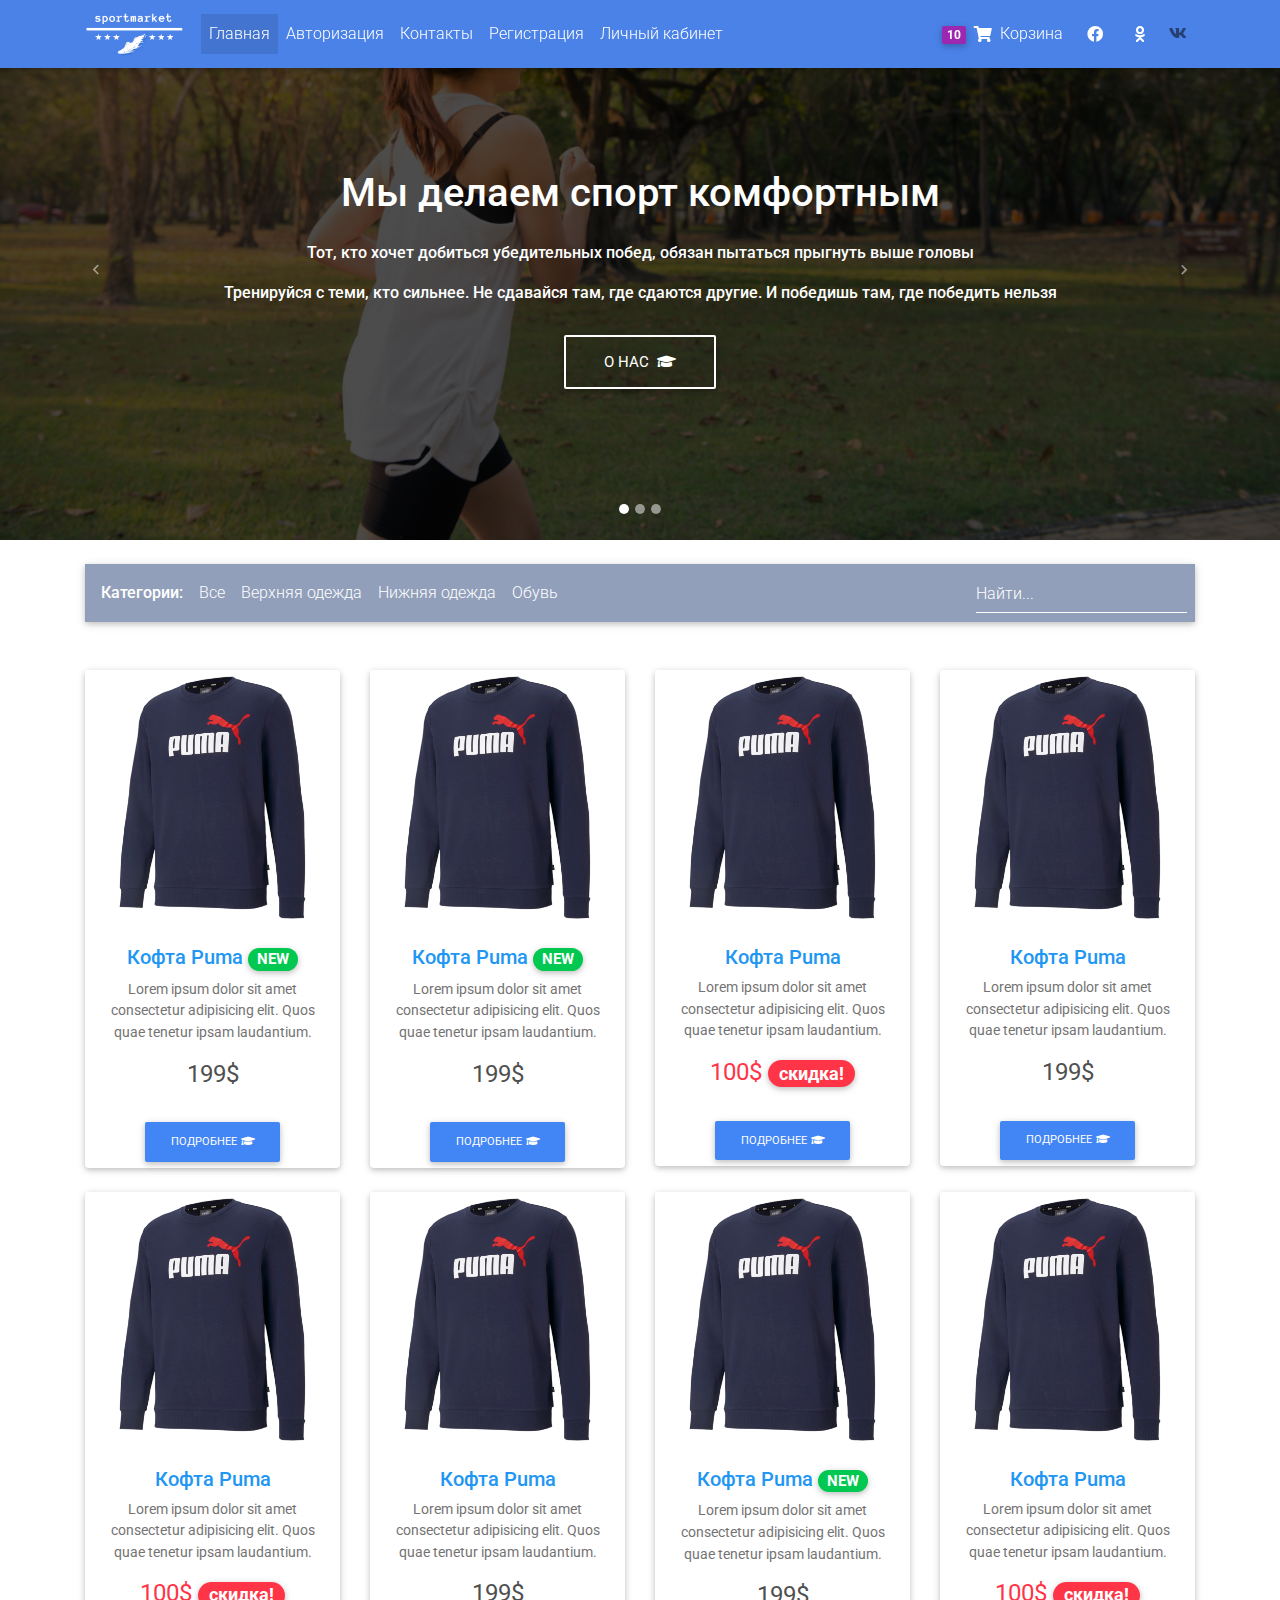
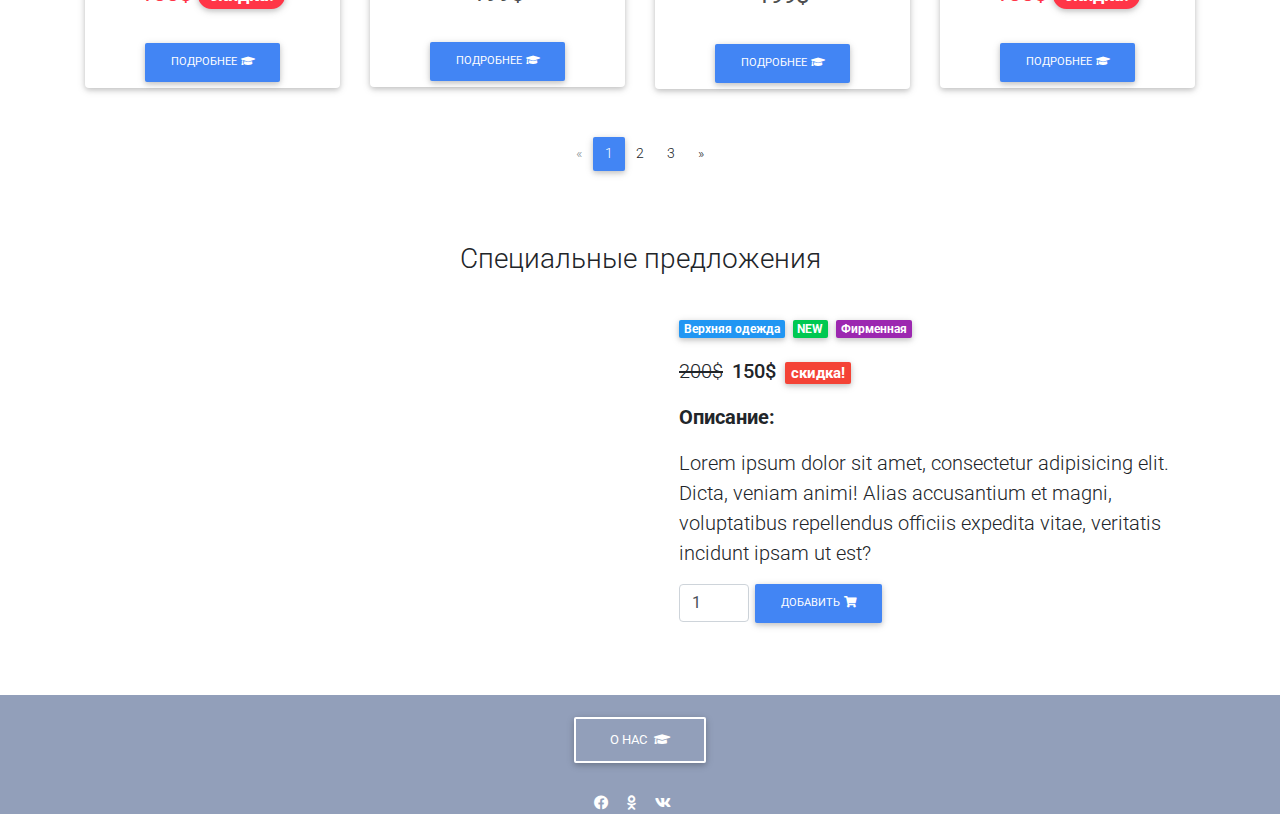
<file: index.html>
<!DOCTYPE html>
<html lang="en">
<head>
  <meta charset="UTF-8">
  <meta name="viewport" content="width=device-width, initial-scale=1, shrink-to-fit=no">
  <meta http-equiv="x-ua-compatible" content="ie=edge">
  <title>Sportmarket</title>
  <!-- MDB icon -->
  <link rel="icon" href="img/favicon-s.ico" type="image/x-icon">
  <!-- Font Awesome -->
  <link rel="stylesheet" href="https://use.fontawesome.com/releases/v5.11.2/css/all.css">
  <!-- Google Fonts Roboto -->
  <link rel="stylesheet" href="https://fonts.googleapis.com/css?family=Roboto:300,400,500,700&display=swap">
  <!-- Bootstrap core CSS -->
  <link rel="stylesheet" href="css/bootstrap.min.css">
  <!-- Material Design Bootstrap -->
  <link rel="stylesheet" href="css/mdb.min.css">
  <!-- Мои стили -->
  <link rel="stylesheet" href="css/style.css">
  <link rel="stylesheet" href="css/second.css">
  
</head>
<body>

 <!-- Панель навигации -->
 <nav class="navbar fixed-top navbar-expand-lg navbar-light white-text nav-bg scrolling-navbar">
  <div class="container ">
    
    <a href="#" class="navbar-brend waves-effect text-decoration-none mr-3">
     <img src="img/myimage/logo2.png" alt="logo" width="100">
    </a>
    <button class="navbar-toggler" type="button" data-toggle="collapse" data-target="#navbarNav" aria-controls="navbarNav" aria-expanded="false" aria-label="Toggle navigation">
    <span class="navbar-toggler-icon"></span>
  </button>
  <div class="collapse navbar-collapse" id="navbarNav">
    <ul class="navbar-nav mr-auto white-text">
      <li class="nav-item active">
       <a href="index.html" class="nav-link waves-effect white-text">Главная</a>
      </li>
      <li class="nav-item">
       <a href="login.html" class="nav-link waves-effect white-text">Авторизация</a>
      </li>
      <li class="nav-item">
       <a href="contact.html" class="nav-link waves-effect white-text">Контакты</a>
      </li>
      <li class="nav-item">
       <a href="register.html" class="nav-link waves-effect white-text">Регистрация</a>
      </li>
      <li class="nav-item">
       <a href="profile.html" class="nav-link waves-effect white-text">Личный кабинет</a>
      </li>
    </ul>
    <ul class="navbar-nav nav-flex-icons white-text">
      <li class="nav-item">
        <a href="cart.html" class="nav-link waves-effect">
          <span class="badge purple z-depth-1 ">10</span>
          <li class="fa fa-shopping-cart mt-auto mb-auto"></li>
          <span class="clearfix d-none d-sm-inline-block white-text">Корзина</span>
        </a>
      </li>
      <li class="nav-item">
        <a href="#" class="nav-link waves-effect">
        
          <li class="fab fa-facebook mt-auto mb-auto"></li>
          
         
        </a>
      </li>
      <li class="nav-item">
        <a href="#" class="nav-link waves-effect">
        
          <li class="fab fa-odnoklassniki mt-auto mb-auto"></li>
          
         
        </a>
      </li>
       <a href="https://vk.com/public217209155" class="nav-link  waves-effect">
        
          <li class="fab fa-vk mt-auto mb-auto"></li>
          
         
        </a>
      </li>
     
     
    </ul>
  </div>
  </div>

</nav>

<!-- Слайдер -->
<div id="carousel-ex" class="carousel slide pt-4 carousel-fade" data-ride="carousel">
  <ol class="carousel-indicators">
    <li class="active" data-target="#carousel-ex" data-slide-to="0"></li>
    <li data-target="#carousel-ex" data-slide-to="1"></li>
    <li data-target="#carousel-ex" data-slide-to="2"></li>
  </ol>
    <div class="carousel-inner" role="listbox">
        <div class="carousel-item active">
            <div class="view slide-img">
              <div class="mask rgba-black-strong d-flex justify-content-center align-items-center">
                <div class="text-center white-text mx-5 wow fadeIn">
                  <h1 class="mb-4">
                    <strong>Мы делаем спорт комфортным</strong>
                  </h1>
                  <p>
                    <strong>Тот, кто хочет добиться убедительных побед, обязан пытаться прыгнуть выше головы</strong>
                  </p>
                  <p class="d-none d-md-block mb-4">
                    <strong>Тренируйся с теми, кто сильнее. Не сдавайся там, где сдаются другие. И победишь там, где победить нельзя</strong>
                  </p>
                  <a href="contact.html" class="btn btn-outline-white btn-lg">О нас  <i class="fa fa-graduation-cap ml-1"></i></a>
                </div>
              </div>
            </div>
        </div>
    </div>
    <a class="carousel-control-prev" href="#" role="button" data-slide="prev">
      <span class="carousel-control-prev-icon" aria-hidden="true"></span>
      <span class="sr-only">Previous</span>
    </a>
    <a class="carousel-control-next" href="#" role="button" data-slide="next">
      <span class="carousel-control-next-icon" aria-hidden="true"></span>
      <span class="sr-only">Next</span>
    </a>
</div>

<!-- Секция с товарами -->
<main>
  <div class="container">
    <nav class="navbar navbar-expand-lg navbar-dark mdb-color mt-4 mb-5 lighten-3 white-text">
        <span class="navbar-brend mr-2"><strong> Категории:</strong></span>
        <button class="navbar-toggler" type="button" data-toggle="collapse" data-target="#nextNav" aria-controls="nextNav" aria-expanded="false" aria-label="Toggle navigation">
          <span class="navbar-toggler-icon"></span>
        </button>
        <div class="collapse navbar-collapse" id="nextNav">
          <ul class="navbar-nav mr-auto">
            <li class="nav-item">
              <a href="#" class="nav-link">Все</a>
            </li>
            <li class="nav-item">
              <a href="#" class="nav-link">Верхняя одежда</a>
            </li>
            <li class="nav-item">
              <a href="#" class="nav-link">Нижняя одежда</a>
            </li>
            <li class="nav-item">
              <a href="#" class="nav-link">Обувь</a>
            </li>
          </ul>
          <form  class="form-inlin">
          
          
            <div class="md-form my-0">
              <input type="search" class="form-control mr-sm-0 " placeholder="Найти..." aria-label="Search">
            
            
          
            </div>
          </form>
        </div>
    </nav>
    <!-- сами товары -->
    <section class="text-center mb-4">
      <div class="row wow fadeIn">
        <div class="col-lg-3 col-md-6 mb-4">
          <div class="card">
            <div class="view overlay">
              <img class="card-img-top "  src="img/myimage/products/sweater.jpg" alt="product">
            </div>
            <a href="#">
              <div class="mask rgba-white-slight">
                
              </div>
            </a>
            <div class="card-body text-center">
              <h5>
                <a href="product.html" class="blue-text">
                  <strong>Кофта Puma</strong> 
                  <span class="badge badge-pill success-color">NEW</span>
                </a>
              </h5>
              <p class="card-text">Lorem ipsum dolor sit amet consectetur adipisicing elit. Quos quae tenetur ipsam laudantium.</p>
              <h4 class="font-wight-bold dark-grey-text">199$</h4>
            </div>
            
            <form class="d-flex justify-content-center">
              
              <a href="product.html" class="btn btn-primary btn-md  p">
                  Подробнее<li class="fa fa-graduation-cap ml-1"></li>
              </a>
          </form>
          </div>
        
        </div>
        <div class="col-lg-3 col-md-6 mb-4">
          <div class="card">
            <div class="view overlay">
              <img class="card-img-top "  src="img/myimage/products/sweater.jpg" alt="product">
            </div>
            <a href="#">
              <div class="mask rgba-white-slight">
                
              </div>
            </a>
            <div class="card-body text-center">
              <h5>
                <a href="product.html" class="blue-text">
                  <strong>Кофта Puma</strong> 
                  <span class="badge badge-pill success-color">NEW</span>
                </a>
              </h5>
              <p class="card-text">Lorem ipsum dolor sit amet consectetur adipisicing elit. Quos quae tenetur ipsam laudantium.</p>
              <h4 class="font-wight-bold dark-grey-text">199$</h4>
            </div>
            <form class="d-flex justify-content-center">
              
              <a href="product.html" class="btn btn-primary btn-md  p">
                  Подробнее<li class="fa fa-graduation-cap ml-1"></li>
              </a>
          </form>
          </div>
        
        </div>
        <div class="col-lg-3 col-md-6 mb-4">
          <div class="card">
            <div class="view overlay">
              <img class="card-img-top "  src="img/myimage/products/sweater.jpg" alt="product">
            </div>
            <a href="#">
              <div class="mask rgba-white-slight">
                
              </div>
            </a>
            <div class="card-body text-center">
              <h5>
                <a href="product.html" class="blue-text">
                  <strong>Кофта Puma</strong> 
                
                </a>
              </h5>
              <p class="card-text">Lorem ipsum dolor sit amet consectetur adipisicing elit. Quos quae tenetur ipsam laudantium.</p>
              <h4 class="font-wight-bold text-danger">100$ <span class="badge badge-pill danger-color">скидка!</span></h4>
           
            </div>
            <form class="d-flex justify-content-center">
              
              <a href="product.html" class="btn btn-primary btn-md  p">
                  Подробнее<li class="fa fa-graduation-cap ml-1"></li>
              </a>
          </form>
          </div>
        
        </div>
        <div class="col-lg-3 col-md-6 mb-4">
          <div class="card">
            <div class="view overlay">
              <img class="card-img-top "  src="img/myimage/products/sweater.jpg" alt="product">
            </div>
            <a href="#">
              <div class="mask rgba-white-slight">
                
              </div>
            </a>
            <div class="card-body text-center">
              <h5>
                <a href="product.html" class="blue-text">
                  <strong>Кофта Puma</strong> 
                  
                </a>
              </h5>
              <p class="card-text">Lorem ipsum dolor sit amet consectetur adipisicing elit. Quos quae tenetur ipsam laudantium.</p>
              <h4 class="font-wight-bold dark-grey-text">199$</h4>
            </div>
            <form class="d-flex justify-content-center">
              
              <a href="product.html" class="btn btn-primary btn-md  p">
                  Подробнее<li class="fa fa-graduation-cap ml-1"></li>
              </a>
          </form>
          </div>
        
        </div>
      </div>

      <div class="row wow fadeIn">
        <div class="col-lg-3 col-md-6 mb-4">
          <div class="card">
            <div class="view overlay">
              <img class="card-img-top "  src="img/myimage/products/sweater.jpg" alt="product">
            </div>
            <a href="#">
              <div class="mask rgba-white-slight">
                
              </div>
            </a>
            <div class="card-body text-center">
              <h5>
                <a href="product.html" class="blue-text">
                  <strong>Кофта Puma</strong> 
                
                </a>
              </h5>
              <p class="card-text">Lorem ipsum dolor sit amet consectetur adipisicing elit. Quos quae tenetur ipsam laudantium.</p>
              <h4 class="font-wight-bold text-danger">100$ <span class="badge badge-pill danger-color">скидка!</span></h4>
           
            </div>
            <form class="d-flex justify-content-center">
              
              <a href="product.html" class="btn btn-primary btn-md  p">
                  Подробнее<li class="fa fa-graduation-cap ml-1"></li>
              </a>
          </form>
          </div>
        
        </div>
        <div class="col-lg-3 col-md-6 mb-4">
          <div class="card">
            <div class="view overlay">
              <img class="card-img-top "  src="img/myimage/products/sweater.jpg" alt="product">
            </div>
            <a href="#">
              <div class="mask rgba-white-slight">
                
              </div>
            </a>
            <div class="card-body text-center">
              <h5>
                <a href="product.html" class="blue-text">
                  <strong>Кофта Puma</strong> 
                  
                </a>
              </h5>
              <p class="card-text">Lorem ipsum dolor sit amet consectetur adipisicing elit. Quos quae tenetur ipsam laudantium.</p>
              <h4 class="font-wight-bold dark-grey-text">199$</h4>
            </div>
            <form class="d-flex justify-content-center">
              
              <a href="product.html" class="btn btn-primary btn-md  p">
                  Подробнее<li class="fa fa-graduation-cap ml-1"></li>
              </a>
          </form>
          </div>
        
        </div>
        <div class="col-lg-3 col-md-6 mb-4">
          <div class="card">
            <div class="view overlay">
              <img class="card-img-top "  src="img/myimage/products/sweater.jpg" alt="product">
            </div>
            <a href="#">
              <div class="mask rgba-white-slight">
                
              </div>
            </a>
            <div class="card-body text-center">
              <h5>
                <a href="product.html" class="blue-text">
                  <strong>Кофта Puma</strong> 
                  <span class="badge badge-pill success-color">NEW</span>
                </a>
              </h5>
              <p class="card-text">Lorem ipsum dolor sit amet consectetur adipisicing elit. Quos quae tenetur ipsam laudantium.</p>
              <h4 class="font-wight-bold dark-grey-text">199$</h4>
            </div>
            <form class="d-flex justify-content-center">
              
              <a href="product.html" class="btn btn-primary btn-md  p">
                  Подробнее<li class="fa fa-graduation-cap ml-1"></li>
              </a>
          </form>
          </div>
        
        </div>
        <div class="col-lg-3 col-md-6 mb-4">
          <div class="card">
            <div class="view overlay">
              <img class="card-img-top "  src="img/myimage/products/sweater.jpg" alt="product">
            </div>
            <a href="#">
              <div class="mask rgba-white-slight">
                
              </div>
            </a>
            <div class="card-body text-center">
              <h5>
                <a href="product.html" class="blue-text">
                  <strong>Кофта Puma</strong> 
                
                </a>
              </h5>
              <p class="card-text">Lorem ipsum dolor sit amet consectetur adipisicing elit. Quos quae tenetur ipsam laudantium.</p>
              <h4 class="font-wight-bold text-danger">100$ <span class="badge badge-pill danger-color">скидка!</span></h4>
           
            </div>
            <form class="d-flex justify-content-center">
              
              <a href="product.html" class="btn btn-primary btn-md  p">
                  Подробнее<li class="fa fa-graduation-cap ml-1"></li>
              </a>
          </form>
          </div>
        
        </div>
      </div>
    </section>

    <!-- пагинация -->
    <nav class="d-flex justify-content-center wow fadeIn">
      <ul class="pagination pg-blue">
        <li class="page-item disabled">
          <a href="#" class="page-link" aria-label="prev">
            <span aria-hidden="true">&laquo;</span>
          </a>
        </li>
        <li class="page-item active">
          <a href="#" class="page-link" aria-label="prev">
            <span aria-hidden="true">1</span>
          </a>
        </li>
        <li class="page-item">
          <a href="#" class="page-link" aria-label="prev">
            <span aria-hidden="true">2</span>
          </a>
        </li>
        <li class="page-item">
          <a href="#" class="page-link" aria-label="prev">
            <span aria-hidden="true">3</span>
          </a>
        </li>
        <li class="page-item">
          <a href="#" class="page-link" aria-label="next">
            <span aria-hidden="true">&raquo;</span>
          </a>
        </li>
      </ul>
    </nav>
    <!-- Акции -->
    <section class="mt-5">
      <h3 class="text-center mb-3">Специальные предложения</h3>
    <div class="row wow fadeIn">
      <div class="col-md-6 mb-4">
          <div class="embed-responsive embed-responsive-16by9">
  <iframe width="560" height="315" src="https://www.youtube.com/embed/G1NR97-Fg28" title="YouTube video player" frameborder="0" allow="accelerometer; autoplay; clipboard-write; encrypted-media; gyroscope; picture-in-picture" allowfullscreen></iframe> 
</div>
      </div>
      <div class="col-md-6 mb-4">
          <div class="p-4">
              <div class="mb-3">
                  <a href="#">
                      <span class="badge blue mr-1">Верхняя одежда</span>
                  </a>
                  <a href="#">
                      <span class="badge success-color mr-1">NEW</span>
                  </a>
                  <a href="#">
                      <span class="badge purple mr-1">Фирменная</span>
                  </a>
                  
              </div>
              <p class="lead">
                  <span class="mr-1">
                     <del>200$</del> 
                  </span>
                  <span class="mr-1">
                      <strong>150$ <span class="badge red ml-1">скидка!</span></strong> 
                   </span>
              </p>
              <p class="lead font-weight-bold">Описание:</p>
              <p class="lead">Lorem ipsum dolor sit amet, consectetur adipisicing elit. Dicta, veniam animi! Alias accusantium et magni, voluptatibus repellendus officiis expedita vitae, veritatis incidunt ipsam ut est?</p>
              <form class="d-flex justify-content-left">
                  <input type="number" value="1" aria-label="Search" class="form-control form-w">
                  <a href="cart.html" class="btn btn-primary btn-md my-0 p">
                      Добавить<li class="fa fa-shopping-cart ml-1"></li>
                  </a>
              </form>
          </div>
      </div>
  </div>
</section>
  </div>
</main>

<!-- Футер -->
  <footer class="page-footer text-center font-small mt-4 wow fadeIn">
    <div class="pt-3">
     
      <a href="contact.html" class="btn btn-outline-white ">О нас  <i class="fa fa-graduation-cap ml-1"></i></a>
    </div>
   
    <div class="my-4">
    <a href="#">
      <li class="fab fa-facebook mr-3"></li>
    </a>
    <a href="#">
      <li class="fab fa-odnoklassniki  mr-3"></li>
    </a>
    <a href="https://vk.com/public217209155">
      <li class="fab fa-vk mr-3"></li>
    </a>
  </div>
 
   
  </footer>

  <!-- jQuery -->
  <script type="text/javascript" src="js/jquery.min.js"></script>
  <!-- Bootstrap tooltips -->
  <script type="text/javascript" src="js/popper.min.js"></script>
  <!-- Bootstrap core JavaScript -->
  <script type="text/javascript" src="js/bootstrap.min.js"></script>
  <!-- MDB core JavaScript -->
  <script type="text/javascript" src="js/mdb.min.js"></script>
 

</body>
</html>
</file>
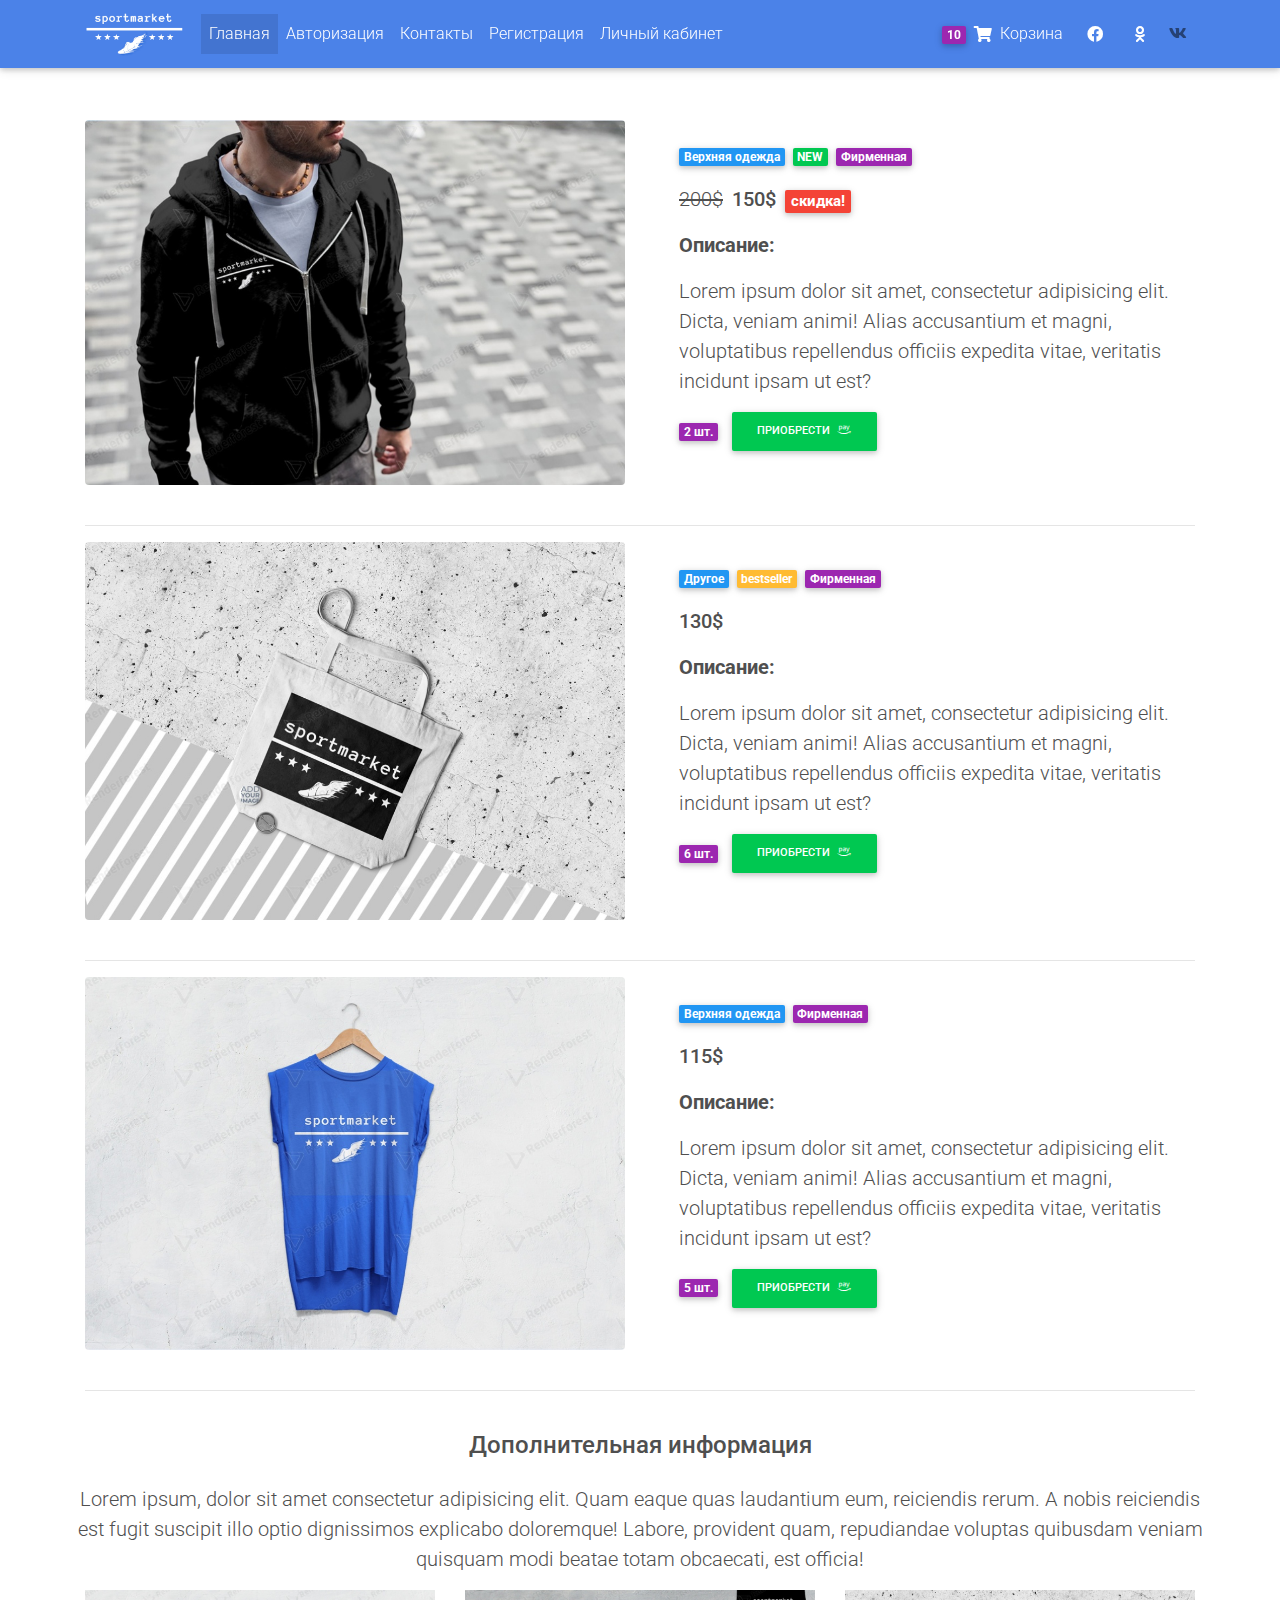
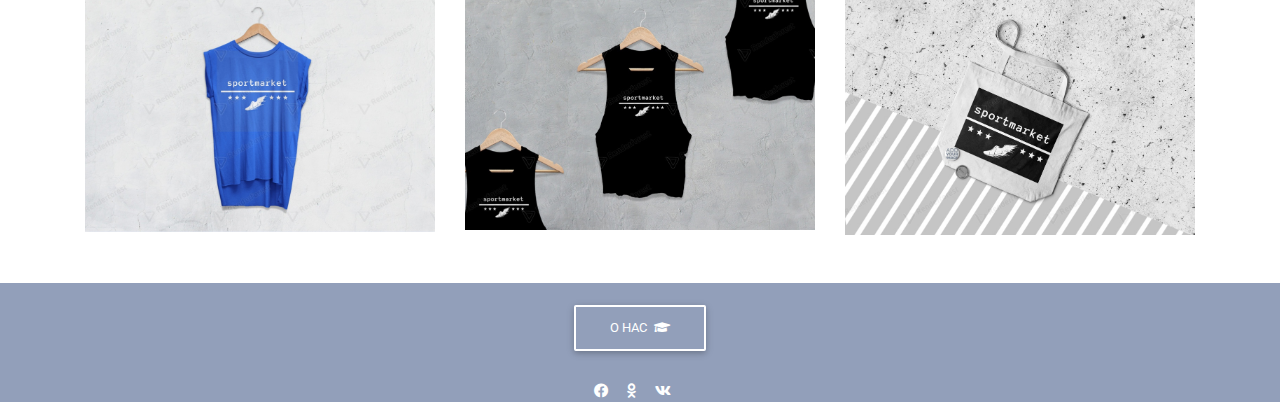
<file: cart.html>
<!DOCTYPE html>
<html lang="en">
<head>
  <meta charset="UTF-8">
  <meta name="viewport" content="width=device-width, initial-scale=1, shrink-to-fit=no">
  <meta http-equiv="x-ua-compatible" content="ie=edge">
  <title>Sportmarket</title>
  <!-- MDB icon -->
  <link rel="icon" href="img/favicon-s.ico" type="image/x-icon">
  <!-- Font Awesome -->
  <link rel="stylesheet" href="https://use.fontawesome.com/releases/v5.11.2/css/all.css">
  <!-- Google Fonts Roboto -->
  <link rel="stylesheet" href="https://fonts.googleapis.com/css?family=Roboto:300,400,500,700&display=swap">
  <!-- Bootstrap core CSS -->
  <link rel="stylesheet" href="css/bootstrap.min.css">
  <!-- Material Design Bootstrap -->
  <link rel="stylesheet" href="css/mdb.min.css">
  <!-- Мои стили -->
  <link rel="stylesheet" href="css/style.css">
  <link rel="stylesheet" href="css/second.css">
</head>
<body>

 <!-- Панель навигации -->
 <nav class="navbar fixed-top navbar-expand-lg navbar-light white-text nav-bg scrolling-navbar">
    <div class="container ">
      
      <a href="#" class="navbar-brend waves-effect text-decoration-none mr-3">
       <img src="img/myimage/logo2.png" alt="logo" width="100">
      </a>
      <button class="navbar-toggler" type="button" data-toggle="collapse" data-target="#navbarNav" aria-controls="navbarNav" aria-expanded="false" aria-label="Toggle navigation">
      <span class="navbar-toggler-icon"></span>
    </button>
    <div class="collapse navbar-collapse" id="navbarNav">
      <ul class="navbar-nav mr-auto white-text">
        <li class="nav-item active">
         <a href="index.html" class="nav-link waves-effect white-text">Главная</a>
        </li>
        <li class="nav-item">
         <a href="login.html" class="nav-link waves-effect white-text">Авторизация</a>
        </li>
        <li class="nav-item">
         <a href="contact.html" class="nav-link waves-effect white-text">Контакты</a>
        </li>
        <li class="nav-item">
         <a href="register.html" class="nav-link waves-effect white-text">Регистрация</a>
        </li>
        <li class="nav-item">
         <a href="profile.html" class="nav-link waves-effect white-text">Личный кабинет</a>
        </li>
      </ul>
      <ul class="navbar-nav nav-flex-icons white-text">
        <li class="nav-item">
          <a href="cart.html" class="nav-link waves-effect">
            <span class="badge purple z-depth-1 ">10</span>
            <li class="fa fa-shopping-cart mt-auto mb-auto"></li>
            <span class="clearfix d-none d-sm-inline-block white-text">Корзина</span>
          </a>
        </li>
        <li class="nav-item">
          <a href="#" class="nav-link waves-effect">
          
            <li class="fab fa-facebook mt-auto mb-auto"></li>
            
           
          </a>
        </li>
        <li class="nav-item">
          <a href="#" class="nav-link waves-effect">
          
            <li class="fab fa-odnoklassniki  mt-auto mb-auto"></li>
            
           
          </a>
        </li>
         <a href="https://vk.com/public217209155" class="nav-link waves-effect">

          <li class="fab fa-vk mt-auto mb-auto"></li>
            
           
          </a>
        </li>
       
       
      </ul>
    </div>
    </div>
  
  </nav>

<main class="mt-5 pt-4 ">
    <div class="container dark-grey-text mt-5">
        <div class="row wow fadeIn">
            <div class="col-md-6 mb-4">
                <img src="img/myimage/products/short1.jpg" alt="product" class="img-fluid rounded">
            </div>
            <div class="col-md-6 mb-4">
                <div class="p-4">
                    <div class="mb-3">
                        <a href="#">
                            <span class="badge blue mr-1">Верхняя одежда</span>
                        </a>
                        <a href="#">
                            <span class="badge success-color mr-1">NEW</span>
                        </a>
                        <a href="#">
                            <span class="badge purple mr-1">Фирменная</span>
                        </a>
                        
                    </div>
                    <p class="lead">
                        <span class="mr-1">
                           <del>200$</del> 
                        </span>
                        <span class="mr-1">
                            <strong>150$ <span class="badge red ml-1">скидка!</span></strong> 
                         </span>
                    </p>
                    <p class="lead font-weight-bold">Описание:</p>
                    <p class="lead">Lorem ipsum dolor sit amet, consectetur adipisicing elit. Dicta, veniam animi! Alias accusantium et magni, voluptatibus repellendus officiis expedita vitae, veritatis incidunt ipsam ut est?</p>
                  <div class="font-weight-bold">
                        <span class="badge purple mr-1">2 шт.</span>
                        <button type="button" class="btn btn-success btn-md my-0 p">
                           <strong> Приобрести <i class="fab fa-amazon-pay ml-1"></i></strong>
                        </button>
                    </div>
                </div>
            </div>
        </div>
        <hr>
        <div class="row wow fadeIn">
            <div class="col-md-6 mb-4">
                <img src="img/myimage/products/shopper.jpg" alt="product" class="img-fluid rounded">
            </div>
            <div class="col-md-6 mb-4">
                <div class="p-4">
                    <div class="mb-3">
                        <a href="#">
                            <span class="badge blue mr-1">Другое</span>
                        </a>
                        <a href="#" class="text-dark">
                            <span class="badge warning-color mr-1">bestseller</span>
                        </a>
                       
                        <a href="#">
                            <span class="badge purple mr-1">Фирменная</span>
                        </a>
                        
                    </div>
                    <p class="lead">
                        <span class="mr-1">
                           <strong>130$</strong> 
                        </span>
                       
                    </p>
                    <p class="lead font-weight-bold">Описание:</p>
                    <p class="lead">Lorem ipsum dolor sit amet, consectetur adipisicing elit. Dicta, veniam animi! Alias accusantium et magni, voluptatibus repellendus officiis expedita vitae, veritatis incidunt ipsam ut est?</p>
                   <div class="font-weight-bold">
                        <span class="badge purple mr-1">6 шт.</span>
                        <button type="button" class="btn btn-success btn-md my-0 p">
                           <strong> Приобрести <i class="fab fa-amazon-pay ml-1"></i></strong>
                        </button>
                    </div>
                </div>
            </div>
        </div>
        <hr>
        <div class="row wow fadeIn">
            <div class="col-md-6 mb-4">
                <img src="img/myimage/products/Tshort1.jpg" alt="product" class="img-fluid rounded">
            </div>
            <div class="col-md-6 mb-4">
                <div class="p-4">
                    <div class="mb-3">
                        <a href="#">
                            <span class="badge blue mr-1">Верхняя одежда</span>
                        </a>
                        
                        <a href="#">
                            <span class="badge purple mr-1">Фирменная</span>
                        </a>
                        
                    </div>
                    <p class="lead">
                        <span class="mr-1">
                           <strong>115$</strong> 
                        </span>
                       
                    </p>
                    <p class="lead font-weight-bold">Описание:</p>
                    <p class="lead">Lorem ipsum dolor sit amet, consectetur adipisicing elit. Dicta, veniam animi! Alias accusantium et magni, voluptatibus repellendus officiis expedita vitae, veritatis incidunt ipsam ut est?</p>
                   <div class="font-weight-bold">
                        <span class="badge purple mr-1">5 шт.</span>
                        <button type="button" class="btn btn-success btn-md my-0 p">
                           <strong> Приобрести <i class="fab fa-amazon-pay ml-1"></i></strong>
                        </button>
                    </div>
                </div>
            </div>
        </div>
        <hr>
        <!-- Доп инфа -->
        <div class="row d-flex justify-content-center wow fadeIn">
            <div class="text-center ">
                <div class="h4 my-4">
                    Дополнительная информация
                </div>
                <p class="lead">Lorem ipsum, dolor sit amet consectetur adipisicing elit. Quam eaque quas laudantium eum, reiciendis rerum. A nobis reiciendis est fugit suscipit illo optio dignissimos explicabo doloremque! Labore, provident quam, repudiandae voluptas quibusdam veniam quisquam modi beatae totam obcaecati, est officia!</p>
            </div>
        </div>
        <div class="row wow fadeIn">
            <div class="col-lg-4 col-md-12 mb-4">
                <img src="img/myimage/products/Tshort1.jpg" alt="product" class="img-fluid">
            </div>
            <div class="col-lg-4 col-md-12 mb-4">
                <img src="img/myimage/products/Tshort2.jpg" alt="product" class="img-fluid">
            </div>
            <div class="col-lg-4 col-md-12 mb-4">
                <img src="img/myimage/products/shopper.jpg" alt="product" class="img-fluid">
            </div>
        </div>
    </div>
</main>





<!-- Футер -->
  <footer class="page-footer text-center font-small mt-4 wow fadeIn">
    <div class="pt-3">
     
      <a href="#" class="btn btn-outline-white ">О нас  <i class="fa fa-graduation-cap ml-1"></i></a>
    </div>
   
    <div class="my-4">
    <a href="#">
      <li class="fab fa-facebook mr-3"></li>
    </a>
    <a href="#">
      <li class="fab fa-odnoklassniki  mr-3"></li>
    </a>
    <a href="https://vk.com/public217209155">
      <li class="fab fa-vk mr-3"></li>
    </a>
  </div>
 
   
  </footer>

  <!-- jQuery -->
  <script type="text/javascript" src="js/jquery.min.js"></script>
  <!-- Bootstrap tooltips -->
  <script type="text/javascript" src="js/popper.min.js"></script>
  <!-- Bootstrap core JavaScript -->
  <script type="text/javascript" src="js/bootstrap.min.js"></script>
  <!-- MDB core JavaScript -->
  <script type="text/javascript" src="js/mdb.min.js"></script>
 

</body>
</html>
</file>
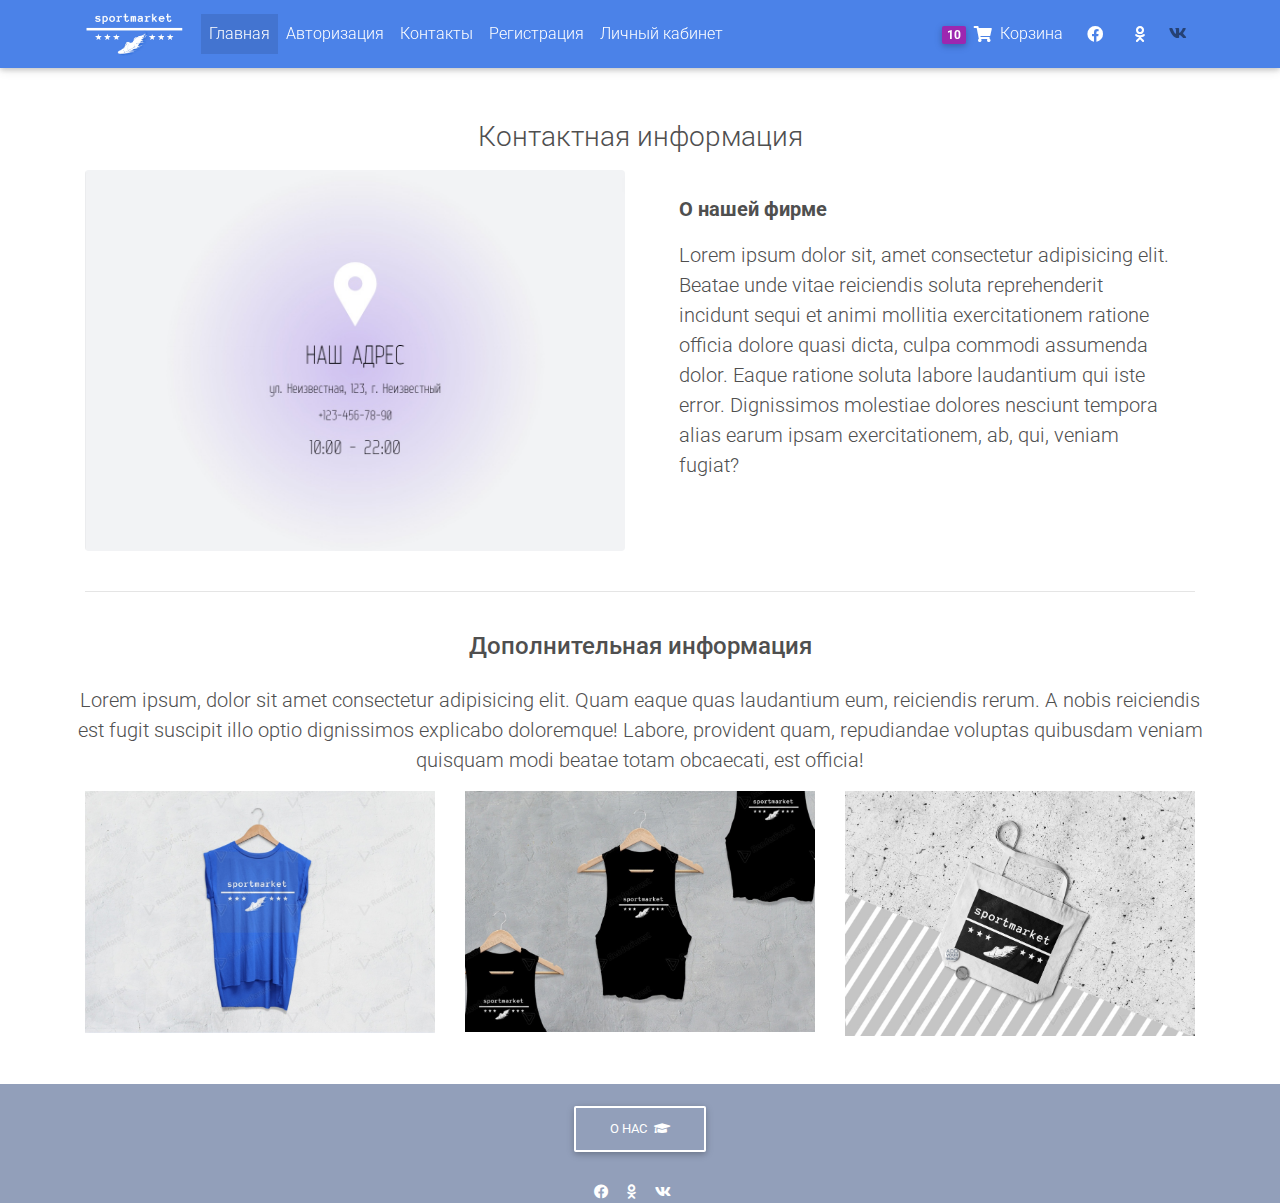
<file: contact.html>
<!DOCTYPE html>
<html lang="en">
<head>
  <meta charset="UTF-8">
  <meta name="viewport" content="width=device-width, initial-scale=1, shrink-to-fit=no">
  <meta http-equiv="x-ua-compatible" content="ie=edge">
  <title>Sportmarket</title>
  <!-- MDB icon -->
  <link rel="icon" href="img/favicon-s.ico" type="image/x-icon">
  <!-- Font Awesome -->
  <link rel="stylesheet" href="https://use.fontawesome.com/releases/v5.11.2/css/all.css">
  <!-- Google Fonts Roboto -->
  <link rel="stylesheet" href="https://fonts.googleapis.com/css?family=Roboto:300,400,500,700&display=swap">
  <!-- Bootstrap core CSS -->
  <link rel="stylesheet" href="css/bootstrap.min.css">
  <!-- Material Design Bootstrap -->
  <link rel="stylesheet" href="css/mdb.min.css">
  <!-- Мои стили -->
  <link rel="stylesheet" href="css/style.css">
  <link rel="stylesheet" href="css/second.css">
</head>
<body>

 <!-- Панель навигации -->
 <nav class="navbar fixed-top navbar-expand-lg navbar-light white-text nav-bg scrolling-navbar">
    <div class="container ">
      
      <a href="#" class="navbar-brend waves-effect text-decoration-none mr-3">
       <img src="img/myimage/logo2.png" alt="logo" width="100">
      </a>
      <button class="navbar-toggler" type="button" data-toggle="collapse" data-target="#navbarNav" aria-controls="navbarNav" aria-expanded="false" aria-label="Toggle navigation">
      <span class="navbar-toggler-icon"></span>
    </button>
    <div class="collapse navbar-collapse" id="navbarNav">
      <ul class="navbar-nav mr-auto white-text">
        <li class="nav-item active">
         <a href="index.html" class="nav-link waves-effect white-text">Главная</a>
        </li>
        <li class="nav-item">
         <a href="login.html" class="nav-link waves-effect white-text">Авторизация</a>
        </li>
        <li class="nav-item">
         <a href="contact.html" class="nav-link waves-effect white-text">Контакты</a>
        </li>
        <li class="nav-item">
         <a href="register.html" class="nav-link waves-effect white-text">Регистрация</a>
        </li>
        <li class="nav-item">
         <a href="profile.html" class="nav-link waves-effect white-text">Личный кабинет</a>
        </li>
      </ul>
      <ul class="navbar-nav nav-flex-icons white-text">
        <li class="nav-item">
          <a href="cart.html" class="nav-link waves-effect">
            <span class="badge purple z-depth-1 ">10</span>
            <li class="fa fa-shopping-cart mt-auto mb-auto"></li>
            <span class="clearfix d-none d-sm-inline-block white-text">Корзина</span>
          </a>
        </li>
        <li class="nav-item">
          <a href="#" class="nav-link waves-effect">
          
            <li class="fab fa-facebook mt-auto mb-auto"></li>
            
           
          </a>
        </li>
        <li class="nav-item">
          <a href="#" class="nav-link waves-effect">
          
            <li class="fab fa-odnoklassniki  mt-auto mb-auto"></li>
            
           
          </a>
        </li>
         <a href="https://vk.com/public217209155" class="nav-link waves-effect">

          <li class="fab fa-vk mt-auto mb-auto"></li>
            
           
          </a>
        </li>
       
       
      </ul>
    </div>
    </div>
  
  </nav>

<main class="mt-5 pt-4 ">
    <div class="container dark-grey-text mt-5">
        <h3 class="text-center mb-3">Контактная информация</h3>
        <div class="row wow fadeIn">
            <div class="col-md-6 mb-4">
                <img src="img/myimage/media/contacts.jpg" alt="product" class="img-fluid rounded">
            </div>
            <div class="col-md-6 mb-4">
                <div class="p-4">
                   
                    <p class="lead font-weight-bold">О нашей фирме</p>
                    <p class="lead">Lorem ipsum dolor sit, amet consectetur adipisicing elit. Beatae unde vitae reiciendis soluta reprehenderit incidunt sequi et animi mollitia exercitationem ratione officia dolore quasi dicta, culpa commodi assumenda dolor. Eaque ratione soluta labore laudantium qui iste error. Dignissimos molestiae dolores nesciunt tempora alias earum ipsam exercitationem, ab, qui, veniam fugiat?</p>
                    
                </div>
            </div>
        </div>
        <hr>
        <!-- Доп инфа -->
        <div class="row d-flex justify-content-center wow fadeIn">
            <div class="text-center ">
                <div class="h4 my-4">
                    Дополнительная информация
                </div>
                <p class="lead">Lorem ipsum, dolor sit amet consectetur adipisicing elit. Quam eaque quas laudantium eum, reiciendis rerum. A nobis reiciendis est fugit suscipit illo optio dignissimos explicabo doloremque! Labore, provident quam, repudiandae voluptas quibusdam veniam quisquam modi beatae totam obcaecati, est officia!</p>
            </div>
        </div>
        <div class="row wow fadeIn">
            <div class="col-lg-4 col-md-12 mb-4">
                <img src="img/myimage/products/Tshort1.jpg" alt="product" class="img-fluid">
            </div>
            <div class="col-lg-4 col-md-12 mb-4">
                <img src="img/myimage/products/Tshort2.jpg" alt="product" class="img-fluid">
            </div>
            <div class="col-lg-4 col-md-12 mb-4">
                <img src="img/myimage/products/shopper.jpg" alt="product" class="img-fluid">
            </div>
        </div>
    </div>
</main>





<!-- Футер -->
  <footer class="page-footer text-center font-small mt-4 wow fadeIn">
    <div class="pt-3">
     
      <a href="#" class="btn btn-outline-white ">О нас  <i class="fa fa-graduation-cap ml-1"></i></a>
    </div>
   
    <div class="my-4">
    <a href="#">
      <li class="fab fa-facebook mr-3"></li>
    </a>
    <a href="#">
      <li class="fab fa-odnoklassniki  mr-3"></li>
    </a>
    <a href="https://vk.com/public217209155">
      <li class="fab fa-vk mr-3"></li>
    </a>
  </div>
 
   
  </footer>

  <!-- jQuery -->
  <script type="text/javascript" src="js/jquery.min.js"></script>
  <!-- Bootstrap tooltips -->
  <script type="text/javascript" src="js/popper.min.js"></script>
  <!-- Bootstrap core JavaScript -->
  <script type="text/javascript" src="js/bootstrap.min.js"></script>
  <!-- MDB core JavaScript -->
  <script type="text/javascript" src="js/mdb.min.js"></script>
 

</body>
</html>
</file>
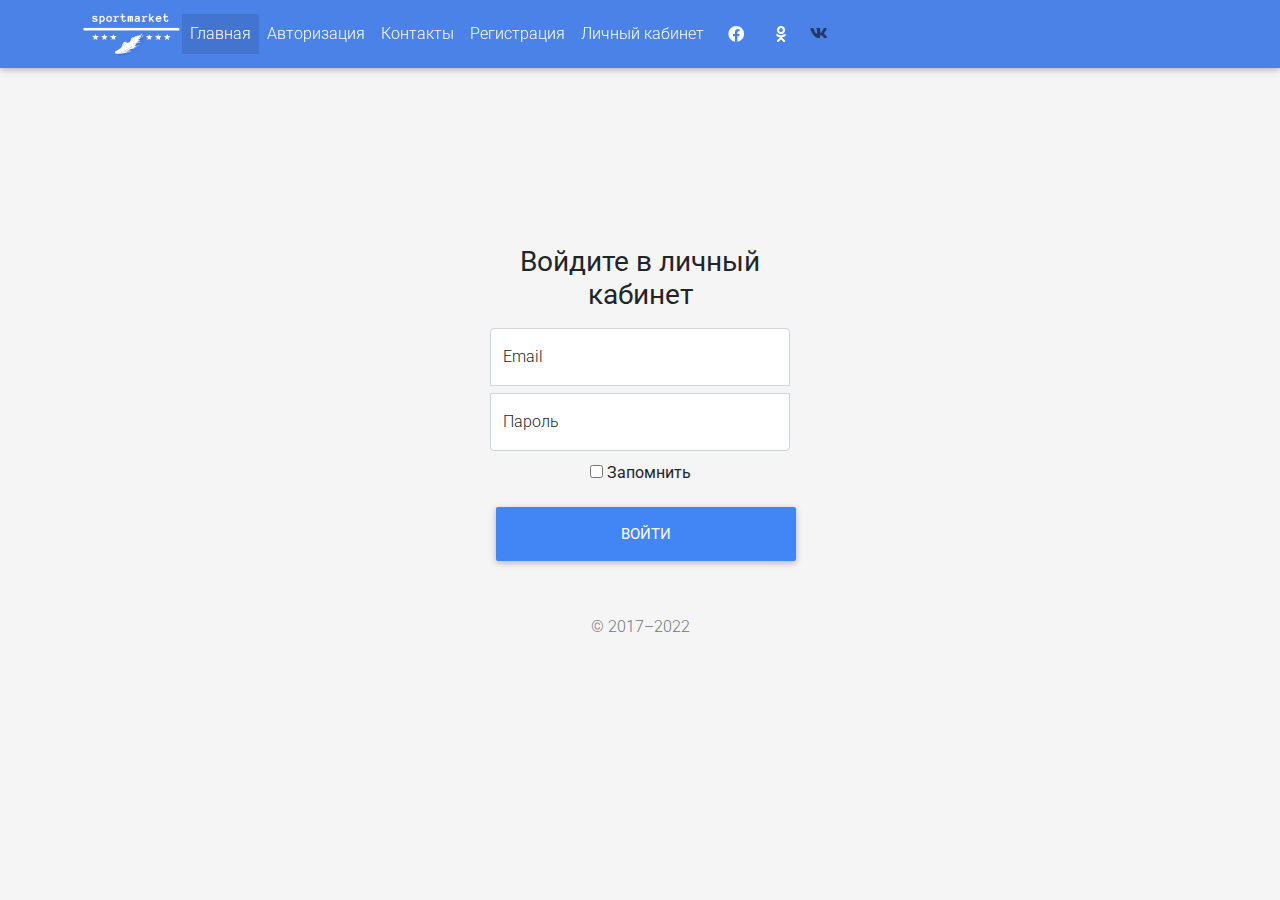
<file: login.html>
<!DOCTYPE html>
<html lang="en">
<head>
  <meta charset="UTF-8">
  <meta name="viewport" content="width=device-width, initial-scale=1, shrink-to-fit=no">
  <meta http-equiv="x-ua-compatible" content="ie=edge">
  <title>Sportmarket</title>
  <!-- MDB icon -->
  <link rel="icon" href="img/favicon-s.ico" type="image/x-icon">
  <!-- Font Awesome -->
  <link rel="stylesheet" href="https://use.fontawesome.com/releases/v5.11.2/css/all.css">
  <!-- Google Fonts Roboto -->
  <link rel="stylesheet" href="https://fonts.googleapis.com/css?family=Roboto:300,400,500,700&display=swap">
  <!-- Bootstrap core CSS -->
  <link rel="stylesheet" href="css/five/bootstrap.min.css">
  <link rel="stylesheet" href="css/signin.css">
  <!-- Material Design Bootstrap -->
  <link rel="stylesheet" href="css/mdb.min.css">
  <!-- Мои стили -->
 <link rel="stylesheet" href="css/style.css">

 
</head>
<body>

 <!-- Панель навигации -->
 <nav class="navbar fixed-top navbar-expand-lg navbar-light white-text nav-bg scrolling-navbar">
    <div class="container ">
      
      <a href="#" class="navbar-brend waves-effect text-decoration-none mr-3">
       <img src="img/myimage/logo2.png" alt="logo" width="100">
      </a>
      <button class="navbar-toggler" type="button" data-toggle="collapse" data-target="#navbarNav" aria-controls="navbarNav" aria-expanded="false" aria-label="Toggle navigation">
      <span class="navbar-toggler-icon"></span>
    </button>
    <div class="collapse navbar-collapse" id="navbarNav">
      <ul class="navbar-nav mr-auto white-text">
        <li class="nav-item active">
         <a href="index.html" class="nav-link waves-effect white-text">Главная</a>
        </li>
        <li class="nav-item">
         <a href="login.html" class="nav-link waves-effect white-text">Авторизация</a>
        </li>
        <li class="nav-item">
         <a href="contact.html" class="nav-link waves-effect white-text">Контакты</a>
        </li>
        <li class="nav-item">
         <a href="register.html" class="nav-link waves-effect white-text">Регистрация</a>
        </li>
        <li class="nav-item">
         <a href="profile.html" class="nav-link waves-effect white-text">Личный кабинет</a>
        </li>
      </ul>
      <ul class="navbar-nav nav-flex-icons white-text">
       
        <li class="nav-item">
          <a href="#" class="nav-link waves-effect">
          
            <li class="fab fa-facebook mt-auto mb-auto"></li>
            
           
          </a>
        </li>
        <li class="nav-item">
          <a href="#" class="nav-link waves-effect">
          
            <li class="fab fa-odnoklassniki  mt-auto mb-auto"></li>
            
           
          </a>
        </li>
         <a href="https://vk.com/public217209155" class="nav-link waves-effect">

          <li class="fab fa-vk mt-auto mb-auto"></li>
            
           
          </a>
        </li>
       
       
      </ul>
    </div>
    </div>
  
  </nav>

<body class="text-center">
    
    <main class="form-signin">
      <form>
      
        <h1 class="h3 mb-3 fw-normal">Войдите в личный кабинет</h1>
    
        <div class="form-floating mb-2">
          <input type="email" class="form-control" id="floatingInput" placeholder="name@example.com">
          <label for="floatingInput">Email</label>
        </div>
        <div class="form-floating">
          <input type="password" class="form-control" id="floatingPassword" placeholder="Password">
          <label for="floatingPassword">Пароль</label>
        </div>
    
        <div class="checkbox mb-3">
          <label>
            <input type="checkbox" value="remember-me"> Запомнить
          </label>
        </div>
        <button class="w-100 btn btn-lg btn-primary" type="submit">Войти</button>
        <p class="mt-5 mb-3 text-muted">&copy; 2017–2022</p>
      </form>
    </main>
    
    
        
      </body>





<!-- Футер -->
 

  <!-- jQuery -->
  <script type="text/javascript" src="js/jquery.min.js"></script>
  <!-- Bootstrap tooltips -->
  <script type="text/javascript" src="js/popper.min.js"></script>
  <!-- Bootstrap core JavaScript -->
  <script type="text/javascript" src="js/bootstrap.min.js"></script>
  <!-- MDB core JavaScript -->
  <script type="text/javascript" src="js/mdb.min.js"></script>
 

</body>
</html>
</file>
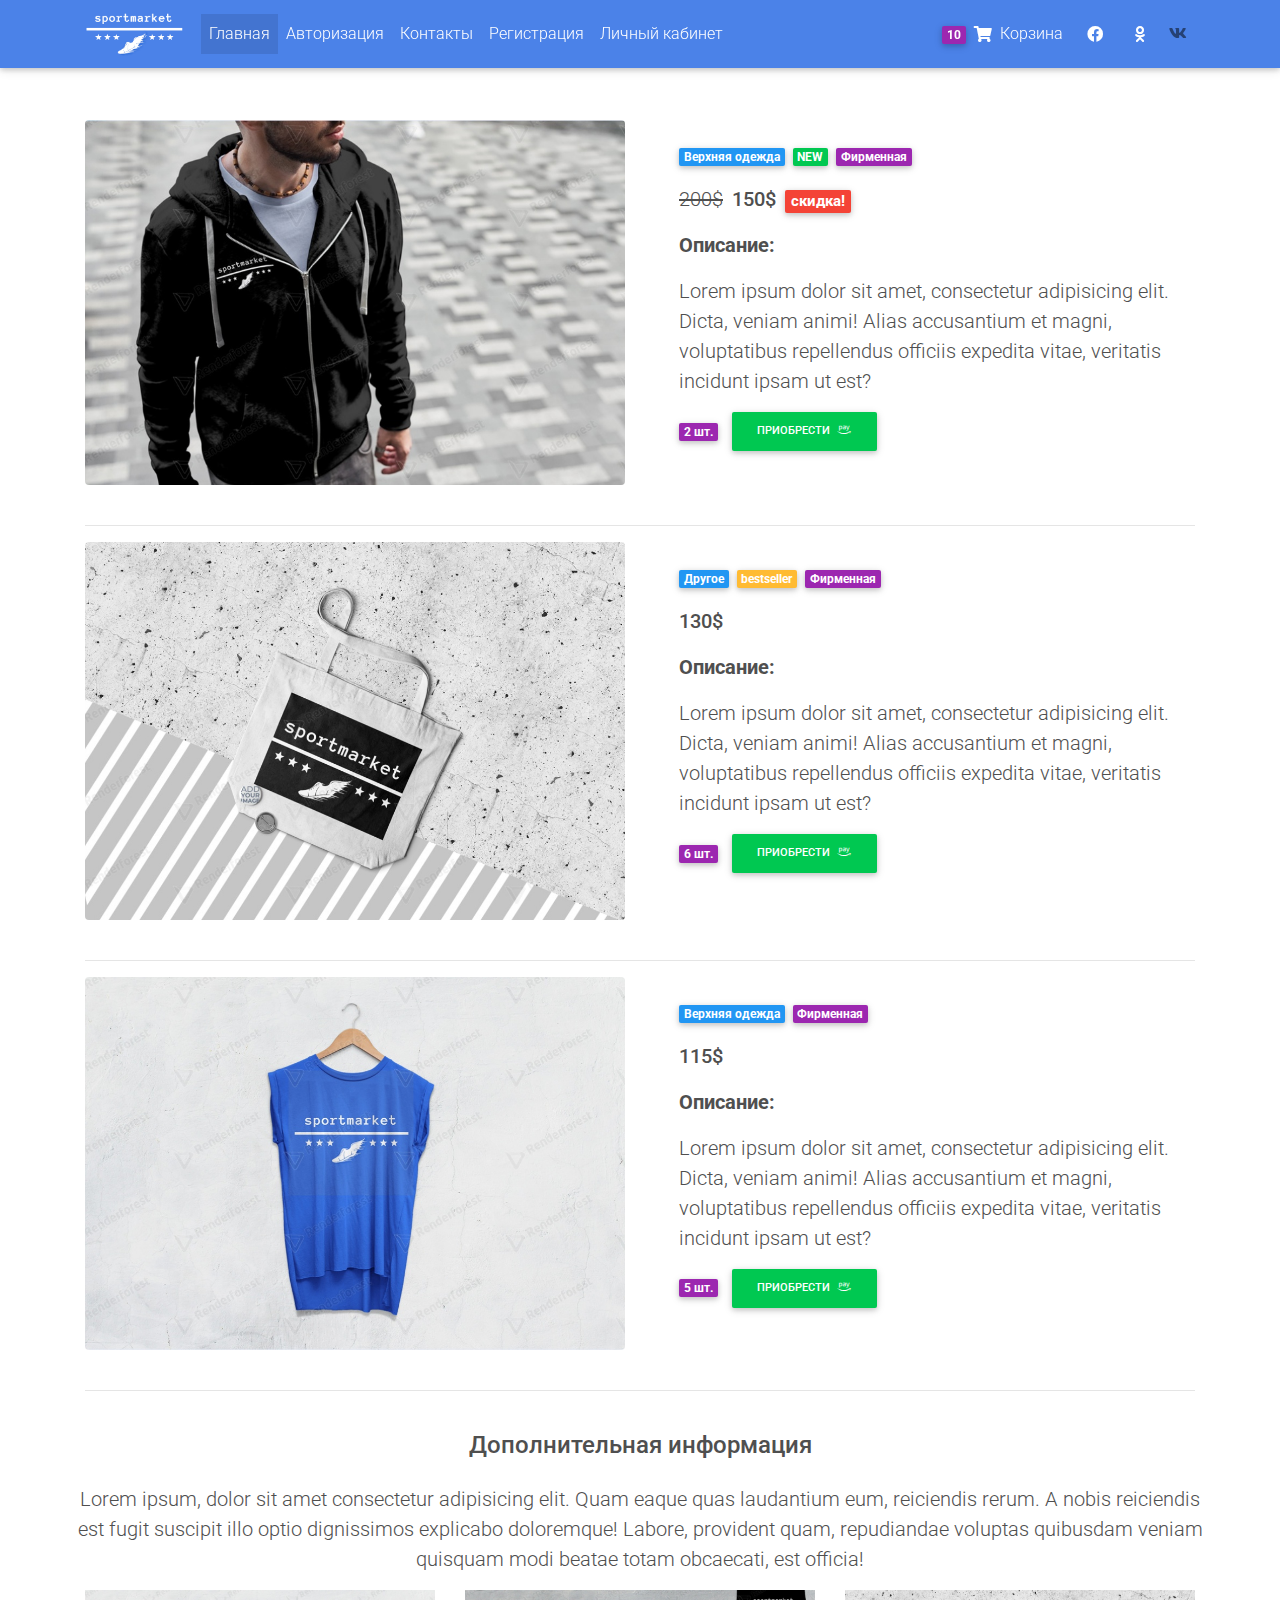
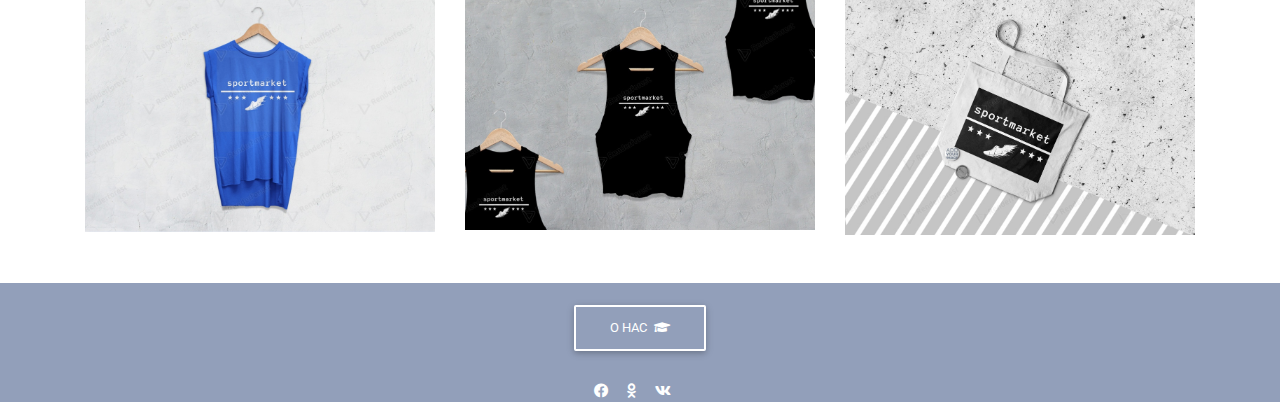
<file: men-product.html>
<!DOCTYPE html>
<html lang="en">
<head>
  <meta charset="UTF-8">
  <meta name="viewport" content="width=device-width, initial-scale=1, shrink-to-fit=no">
  <meta http-equiv="x-ua-compatible" content="ie=edge">
  <title>Sportmarket</title>
  <!-- MDB icon -->
  <link rel="icon" href="img/favicon-s.ico" type="image/x-icon">
  <!-- Font Awesome -->
  <link rel="stylesheet" href="https://use.fontawesome.com/releases/v5.11.2/css/all.css">
  <!-- Google Fonts Roboto -->
  <link rel="stylesheet" href="https://fonts.googleapis.com/css?family=Roboto:300,400,500,700&display=swap">
  <!-- Bootstrap core CSS -->
  <link rel="stylesheet" href="css/bootstrap.min.css">
  <!-- Material Design Bootstrap -->
  <link rel="stylesheet" href="css/mdb.min.css">
  <!-- Мои стили -->
  <link rel="stylesheet" href="css/style.css">
  <link rel="stylesheet" href="css/second.css">
</head>
<body>

 <!-- Панель навигации -->
 <nav class="navbar fixed-top navbar-expand-lg navbar-light white-text nav-bg scrolling-navbar">
    <div class="container ">
      
      <a href="#" class="navbar-brend waves-effect text-decoration-none mr-3">
       <img src="img/myimage/logo2.png" alt="logo" width="100">
      </a>
      <button class="navbar-toggler" type="button" data-toggle="collapse" data-target="#navbarNav" aria-controls="navbarNav" aria-expanded="false" aria-label="Toggle navigation">
      <span class="navbar-toggler-icon"></span>
    </button>
    <div class="collapse navbar-collapse" id="navbarNav">
      <ul class="navbar-nav mr-auto white-text">
        <li class="nav-item active">
         <a href="index.html" class="nav-link waves-effect white-text">Главная</a>
        </li>
        <li class="nav-item">
         <a href="login.html" class="nav-link waves-effect white-text">Авторизация</a>
        </li>
        <li class="nav-item">
         <a href="contact.html" class="nav-link waves-effect white-text">Контакты</a>
        </li>
        <li class="nav-item">
         <a href="register.html" class="nav-link waves-effect white-text">Регистрация</a>
        </li>
        <li class="nav-item">
         <a href="profile.html" class="nav-link waves-effect white-text">Личный кабинет</a>
        </li>
      </ul>
      <ul class="navbar-nav nav-flex-icons white-text">
        <li class="nav-item">
          <a href="cart.html" class="nav-link waves-effect">
            <span class="badge purple z-depth-1 ">10</span>
            <li class="fa fa-shopping-cart mt-auto mb-auto"></li>
            <span class="clearfix d-none d-sm-inline-block white-text">Корзина</span>
          </a>
        </li>
        <li class="nav-item">
          <a href="#" class="nav-link waves-effect">
          
            <li class="fab fa-facebook mt-auto mb-auto"></li>
            
           
          </a>
        </li>
        <li class="nav-item">
          <a href="#" class="nav-link waves-effect">
          
            <li class="fab fa-odnoklassniki  mt-auto mb-auto"></li>
            
           
          </a>
        </li>
         <a href="https://vk.com/public217209155" class="nav-link waves-effect">

          <li class="fab fa-vk mt-auto mb-auto"></li>
            
           
          </a>
        </li>
       
       
      </ul>
    </div>
    </div>
  
  </nav>

<main class="mt-5 pt-4 ">
    <div class="container dark-grey-text mt-5">
        <div class="row wow fadeIn">
            <div class="col-md-6 mb-4">
                <img src="img/myimage/products/short1.jpg" alt="product" class="img-fluid rounded">
            </div>
            <div class="col-md-6 mb-4">
                <div class="p-4">
                    <div class="mb-3">
                        <a href="#">
                            <span class="badge blue mr-1">Верхняя одежда</span>
                        </a>
                        <a href="#">
                            <span class="badge success-color mr-1">NEW</span>
                        </a>
                        <a href="#">
                            <span class="badge purple mr-1">Фирменная</span>
                        </a>
                        
                    </div>
                    <p class="lead">
                        <span class="mr-1">
                           <del>200$</del> 
                        </span>
                        <span class="mr-1">
                            <strong>150$ <span class="badge red ml-1">скидка!</span></strong> 
                         </span>
                    </p>
                    <p class="lead font-weight-bold">Описание:</p>
                    <p class="lead">Lorem ipsum dolor sit amet, consectetur adipisicing elit. Dicta, veniam animi! Alias accusantium et magni, voluptatibus repellendus officiis expedita vitae, veritatis incidunt ipsam ut est?</p>
                  <div class="font-weight-bold">
                        <span class="badge purple mr-1">2 шт.</span>
                        <button type="button" class="btn btn-success btn-md my-0 p">
                           <strong> Приобрести <i class="fab fa-amazon-pay ml-1"></i></strong>
                        </button>
                    </div>
                </div>
            </div>
        </div>
        <hr>
        <div class="row wow fadeIn">
            <div class="col-md-6 mb-4">
                <img src="img/myimage/products/shopper.jpg" alt="product" class="img-fluid rounded">
            </div>
            <div class="col-md-6 mb-4">
                <div class="p-4">
                    <div class="mb-3">
                        <a href="#">
                            <span class="badge blue mr-1">Другое</span>
                        </a>
                        <a href="#" class="text-dark">
                            <span class="badge warning-color mr-1">bestseller</span>
                        </a>
                       
                        <a href="#">
                            <span class="badge purple mr-1">Фирменная</span>
                        </a>
                        
                    </div>
                    <p class="lead">
                        <span class="mr-1">
                           <strong>130$</strong> 
                        </span>
                       
                    </p>
                    <p class="lead font-weight-bold">Описание:</p>
                    <p class="lead">Lorem ipsum dolor sit amet, consectetur adipisicing elit. Dicta, veniam animi! Alias accusantium et magni, voluptatibus repellendus officiis expedita vitae, veritatis incidunt ipsam ut est?</p>
                   <div class="font-weight-bold">
                        <span class="badge purple mr-1">6 шт.</span>
                        <button type="button" class="btn btn-success btn-md my-0 p">
                           <strong> Приобрести <i class="fab fa-amazon-pay ml-1"></i></strong>
                        </button>
                    </div>
                </div>
            </div>
        </div>
        <hr>
        <div class="row wow fadeIn">
            <div class="col-md-6 mb-4">
                <img src="img/myimage/products/Tshort1.jpg" alt="product" class="img-fluid rounded">
            </div>
            <div class="col-md-6 mb-4">
                <div class="p-4">
                    <div class="mb-3">
                        <a href="#">
                            <span class="badge blue mr-1">Верхняя одежда</span>
                        </a>
                        
                        <a href="#">
                            <span class="badge purple mr-1">Фирменная</span>
                        </a>
                        
                    </div>
                    <p class="lead">
                        <span class="mr-1">
                           <strong>115$</strong> 
                        </span>
                       
                    </p>
                    <p class="lead font-weight-bold">Описание:</p>
                    <p class="lead">Lorem ipsum dolor sit amet, consectetur adipisicing elit. Dicta, veniam animi! Alias accusantium et magni, voluptatibus repellendus officiis expedita vitae, veritatis incidunt ipsam ut est?</p>
                   <div class="font-weight-bold">
                        <span class="badge purple mr-1">5 шт.</span>
                        <button type="button" class="btn btn-success btn-md my-0 p">
                           <strong> Приобрести <i class="fab fa-amazon-pay ml-1"></i></strong>
                        </button>
                    </div>
                </div>
            </div>
        </div>
        <hr>
        <!-- Доп инфа -->
        <div class="row d-flex justify-content-center wow fadeIn">
            <div class="text-center ">
                <div class="h4 my-4">
                    Дополнительная информация
                </div>
                <p class="lead">Lorem ipsum, dolor sit amet consectetur adipisicing elit. Quam eaque quas laudantium eum, reiciendis rerum. A nobis reiciendis est fugit suscipit illo optio dignissimos explicabo doloremque! Labore, provident quam, repudiandae voluptas quibusdam veniam quisquam modi beatae totam obcaecati, est officia!</p>
            </div>
        </div>
        <div class="row wow fadeIn">
            <div class="col-lg-4 col-md-12 mb-4">
                <img src="img/myimage/products/Tshort1.jpg" alt="product" class="img-fluid">
            </div>
            <div class="col-lg-4 col-md-12 mb-4">
                <img src="img/myimage/products/Tshort2.jpg" alt="product" class="img-fluid">
            </div>
            <div class="col-lg-4 col-md-12 mb-4">
                <img src="img/myimage/products/shopper.jpg" alt="product" class="img-fluid">
            </div>
        </div>
    </div>
</main>





<!-- Футер -->
  <footer class="page-footer text-center font-small mt-4 wow fadeIn">
    <div class="pt-3">
     
      <a href="#" class="btn btn-outline-white ">О нас  <i class="fa fa-graduation-cap ml-1"></i></a>
    </div>
   
    <div class="my-4">
    <a href="#">
      <li class="fab fa-facebook mr-3"></li>
    </a>
    <a href="#">
      <li class="fab fa-odnoklassniki  mr-3"></li>
    </a>
    <a href="https://vk.com/public217209155">
      <li class="fab fa-vk mr-3"></li>
    </a>
  </div>
 
   
  </footer>

  <!-- jQuery -->
  <script type="text/javascript" src="js/jquery.min.js"></script>
  <!-- Bootstrap tooltips -->
  <script type="text/javascript" src="js/popper.min.js"></script>
  <!-- Bootstrap core JavaScript -->
  <script type="text/javascript" src="js/bootstrap.min.js"></script>
  <!-- MDB core JavaScript -->
  <script type="text/javascript" src="js/mdb.min.js"></script>
 

</body>
</html>
</file>
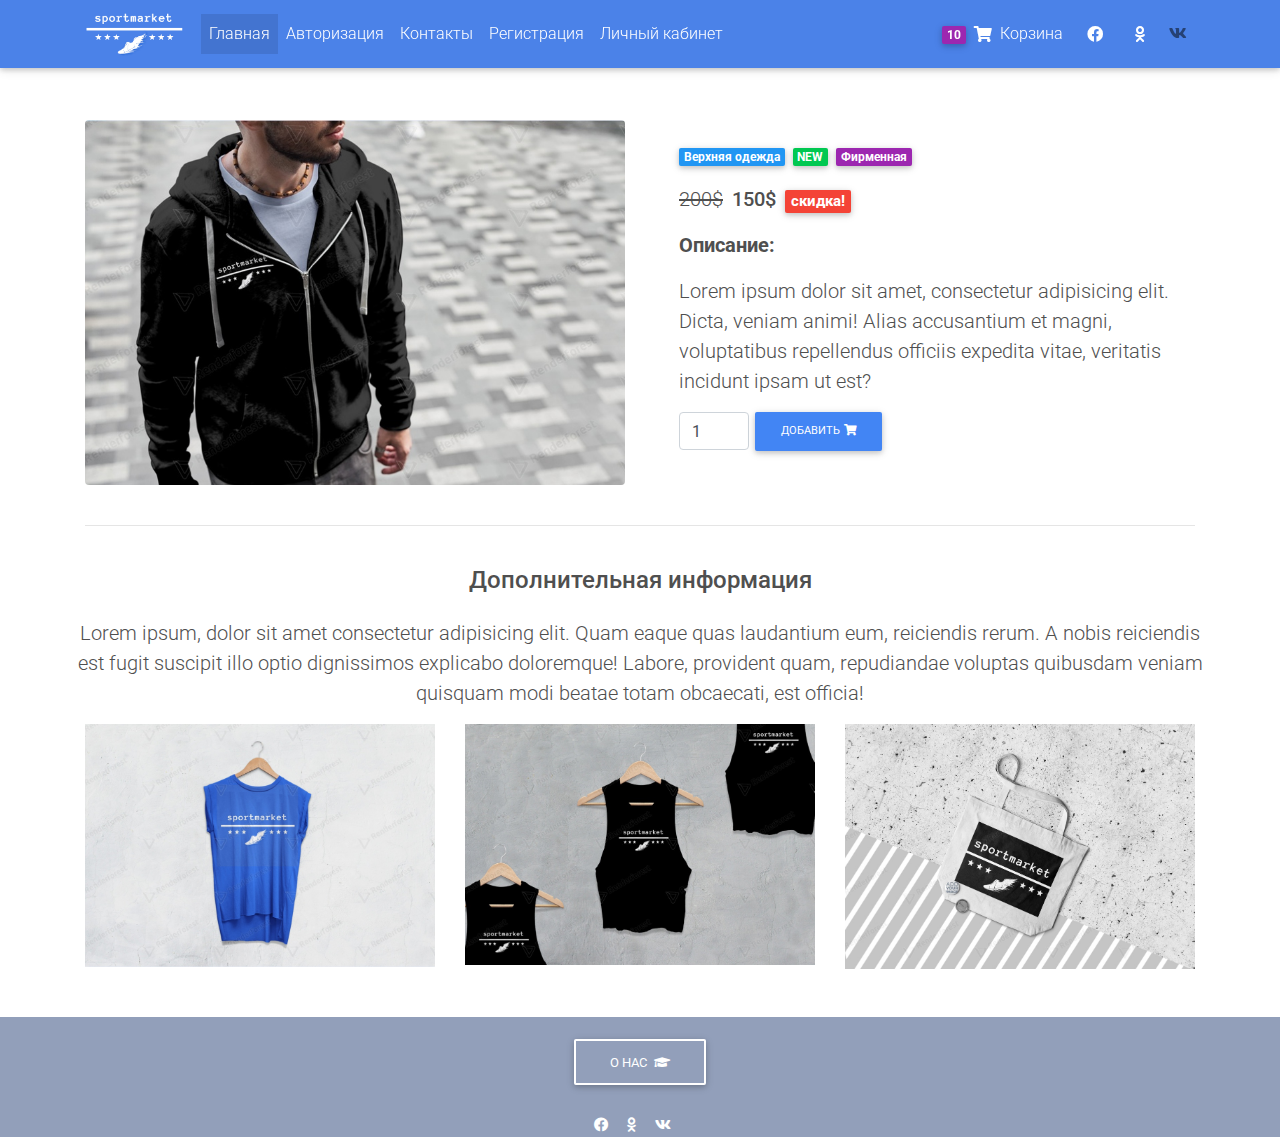
<file: product.html>
<!DOCTYPE html>
<html lang="en">
<head>
  <meta charset="UTF-8">
  <meta name="viewport" content="width=device-width, initial-scale=1, shrink-to-fit=no">
  <meta http-equiv="x-ua-compatible" content="ie=edge">
  <meta name="description" content="брендовая мужская спортивная кофта, идеальна для занятий спортом в зале и на улице"> 
  <title>мужская толстовка sportmarket</title>
  <!-- MDB icon -->
  <link rel="icon" href="img/favicon-s.ico" type="image/x-icon">
  <!-- Font Awesome -->
  <link rel="stylesheet" href="https://use.fontawesome.com/releases/v5.11.2/css/all.css">
  <!-- Google Fonts Roboto -->
  <link rel="stylesheet" href="https://fonts.googleapis.com/css?family=Roboto:300,400,500,700&display=swap">
  <!-- Bootstrap core CSS -->
  <link rel="stylesheet" href="css/bootstrap.min.css">
  <!-- Material Design Bootstrap -->
  <link rel="stylesheet" href="css/mdb.min.css">
  <!-- Мои стили -->
  <link rel="stylesheet" href="css/style.css">
  <link rel="stylesheet" href="css/second.css">
</head>
<body>

 <!-- Панель навигации -->
 <nav class="navbar fixed-top navbar-expand-lg navbar-light white-text nav-bg scrolling-navbar">
    <div class="container ">
      
      <a href="#" class="navbar-brend waves-effect text-decoration-none mr-3">
       <img src="img/myimage/logo2.png" alt="logo" width="100">
      </a>
      <button class="navbar-toggler" type="button" data-toggle="collapse" data-target="#navbarNav" aria-controls="navbarNav" aria-expanded="false" aria-label="Toggle navigation">
      <span class="navbar-toggler-icon"></span>
    </button>
    <div class="collapse navbar-collapse" id="navbarNav">
      <ul class="navbar-nav mr-auto white-text">
        <li class="nav-item active">
         <a href="index.html" class="nav-link waves-effect white-text">Главная</a>
        </li>
        <li class="nav-item">
         <a href="login.html" class="nav-link waves-effect white-text">Авторизация</a>
        </li>
        <li class="nav-item">
         <a href="contact.html" class="nav-link waves-effect white-text">Контакты</a>
        </li>
        <li class="nav-item">
         <a href="register.html" class="nav-link waves-effect white-text">Регистрация</a>
        </li>
        <li class="nav-item">
         <a href="profile.html" class="nav-link waves-effect white-text">Личный кабинет</a>
        </li>
      </ul>
      <ul class="navbar-nav nav-flex-icons white-text">
        <li class="nav-item">
          <a href="cart.html" class="nav-link waves-effect">
            <span class="badge purple z-depth-1 ">10</span>
            <li class="fa fa-shopping-cart mt-auto mb-auto"></li>
            <span class="clearfix d-none d-sm-inline-block white-text">Корзина</span>
          </a>
        </li>
        <li class="nav-item">
          <a href="#" class="nav-link waves-effect">
          
            <li class="fab fa-facebook mt-auto mb-auto"></li>
            
           
          </a>
        </li>
        <li class="nav-item">
          <a href="#" class="nav-link waves-effect">
          
            <li class="fab fa-odnoklassniki  mt-auto mb-auto"></li>
            
           
          </a>
        </li>
         <a href="https://vk.com/public217209155" class="nav-link waves-effect">

          <li class="fab fa-vk mt-auto mb-auto"></li>
            
           
          </a>
        </li>
       
       
      </ul>
    </div>
    </div>
  
  </nav>

<main class="mt-5 pt-4 ">
    <div class="container dark-grey-text mt-5">
        <div class="row wow fadeIn">
            <div class="col-md-6 mb-4">
                <img src="img/myimage/products/short1.jpg" alt="product" class="img-fluid rounded">
            </div>
            <div class="col-md-6 mb-4">
                <div class="p-4">
                    <div class="mb-3">
                        <a href="#">
                            <span class="badge blue mr-1">Верхняя одежда</span>
                        </a>
                        <a href="#">
                            <span class="badge success-color mr-1">NEW</span>
                        </a>
                        <a href="#">
                            <span class="badge purple mr-1">Фирменная</span>
                        </a>
                        
                    </div>
                    <p class="lead">
                        <span class="mr-1">
                           <del>200$</del> 
                        </span>
                        <span class="mr-1">
                            <strong>150$ <span class="badge red ml-1">скидка!</span></strong> 
                         </span>
                    </p>
                    <p class="lead font-weight-bold">Описание:</p>
                    <p class="lead">Lorem ipsum dolor sit amet, consectetur adipisicing elit. Dicta, veniam animi! Alias accusantium et magni, voluptatibus repellendus officiis expedita vitae, veritatis incidunt ipsam ut est?</p>
                    <form class="d-flex justify-content-left">
                        <input type="number" value="1" aria-label="Search" class="form-control form-w">
                        <a href="cart.html" class="btn btn-primary btn-md my-0 p">
                            Добавить<li class="fa fa-shopping-cart ml-1"></li>
                        </a>
                    </form>
                </div>
            </div>
        </div>
        <hr>
        <!-- Доп инфа -->
        <div class="row d-flex justify-content-center wow fadeIn">
            <div class="text-center ">
                <div class="h4 my-4">
                    Дополнительная информация
                </div>
                <p class="lead">Lorem ipsum, dolor sit amet consectetur adipisicing elit. Quam eaque quas laudantium eum, reiciendis rerum. A nobis reiciendis est fugit suscipit illo optio dignissimos explicabo doloremque! Labore, provident quam, repudiandae voluptas quibusdam veniam quisquam modi beatae totam obcaecati, est officia!</p>
            </div>
        </div>
        <div class="row wow fadeIn">
            <div class="col-lg-4 col-md-12 mb-4">
                <img src="img/myimage/products/Tshort1.jpg" alt="product" class="img-fluid">
            </div>
            <div class="col-lg-4 col-md-12 mb-4">
                <img src="img/myimage/products/Tshort2.jpg" alt="product" class="img-fluid">
            </div>
            <div class="col-lg-4 col-md-12 mb-4">
                <img src="img/myimage/products/shopper.jpg" alt="product" class="img-fluid">
            </div>
        </div>
    </div>
</main>





<!-- Футер -->
  <footer class="page-footer text-center font-small mt-4 wow fadeIn">
    <div class="pt-3">
     
      <a href="#" class="btn btn-outline-white ">О нас  <i class="fa fa-graduation-cap ml-1"></i></a>
    </div>
   
    <div class="my-4">
    <a href="#">
      <li class="fab fa-facebook mr-3"></li>
    </a>
    <a href="#">
      <li class="fab fa-odnoklassniki  mr-3"></li>
    </a>
    <a href="https://vk.com/public217209155">
      <li class="fab fa-vk mr-3"></li>
    </a>
  </div>
 
   
  </footer>

  <!-- jQuery -->
  <script type="text/javascript" src="js/jquery.min.js"></script>
  <!-- Bootstrap tooltips -->
  <script type="text/javascript" src="js/popper.min.js"></script>
  <!-- Bootstrap core JavaScript -->
  <script type="text/javascript" src="js/bootstrap.min.js"></script>
  <!-- MDB core JavaScript -->
  <script type="text/javascript" src="js/mdb.min.js"></script>
 

</body>
</html>
</file>
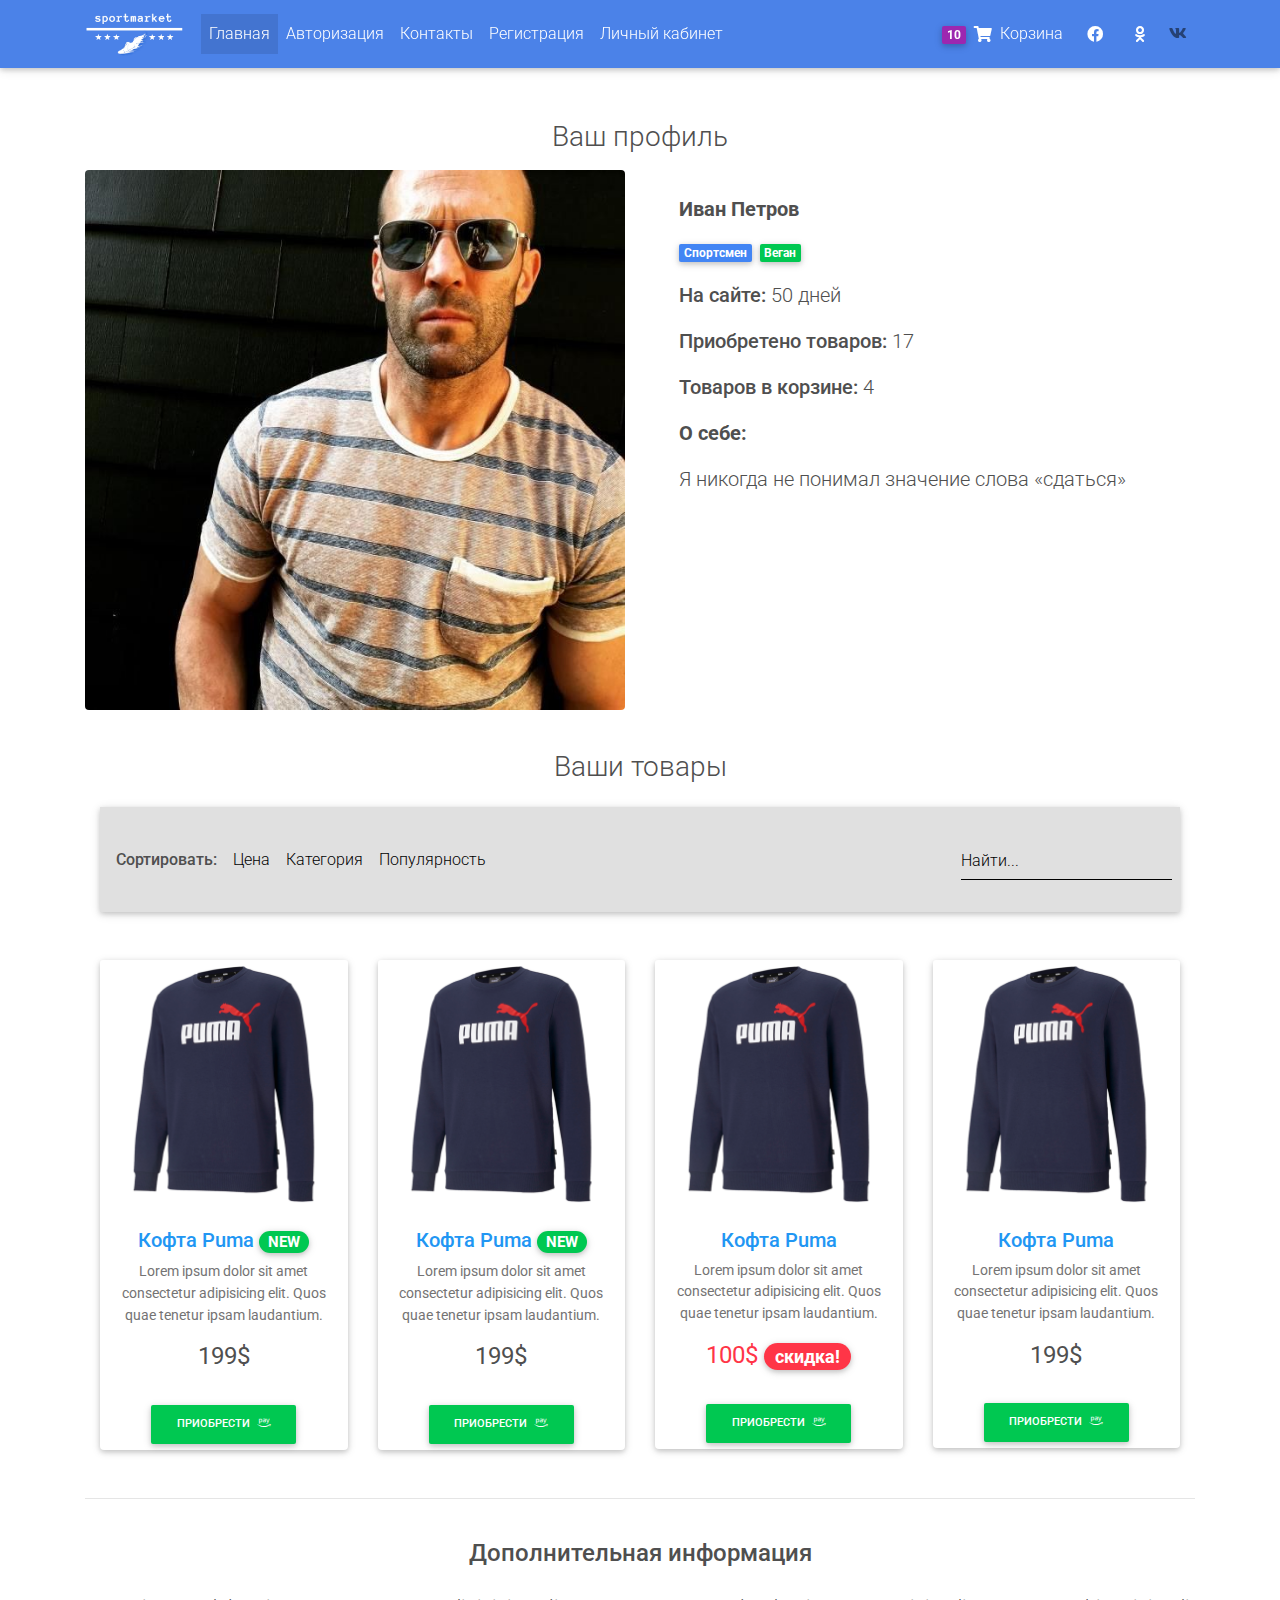
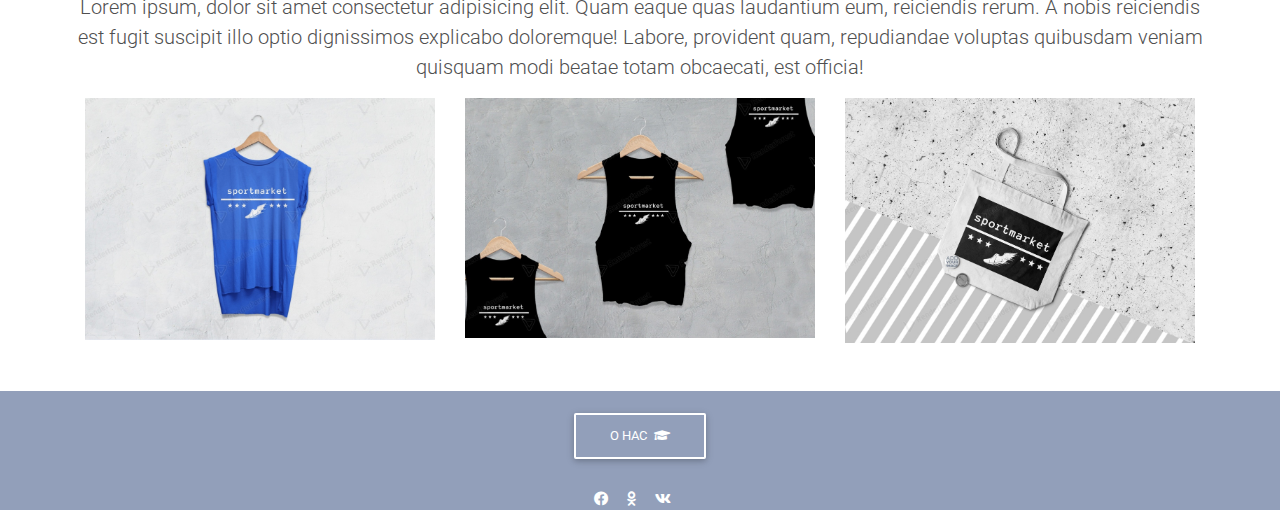
<file: profile.html>
<!DOCTYPE html>
<html lang="en">
<head>
  <meta charset="UTF-8">
  <meta name="viewport" content="width=device-width, initial-scale=1, shrink-to-fit=no">
  <meta http-equiv="x-ua-compatible" content="ie=edge">
  <title>Sportmarket</title>
  <!-- MDB icon -->
  <link rel="icon" href="img/favicon-s.ico" type="image/x-icon">
  <!-- Font Awesome -->
  <link rel="stylesheet" href="https://use.fontawesome.com/releases/v5.11.2/css/all.css">
  <!-- Google Fonts Roboto -->
  <link rel="stylesheet" href="https://fonts.googleapis.com/css?family=Roboto:300,400,500,700&display=swap">
  <!-- Bootstrap core CSS -->
  <link rel="stylesheet" href="css/bootstrap.min.css">
  <!-- Material Design Bootstrap -->
  <link rel="stylesheet" href="css/mdb.min.css">
  <!-- Мои стили -->
  <link rel="stylesheet" href="css/style.css">
  <link rel="stylesheet" href="css/second.css">
</head>
<body>

 <!-- Панель навигации -->
 <nav class="navbar fixed-top navbar-expand-lg navbar-light white-text nav-bg scrolling-navbar">
    <div class="container ">
      
      <a href="#" class="navbar-brend waves-effect text-decoration-none mr-3">
       <img src="img/myimage/logo2.png" alt="logo" width="100">
      </a>
      <button class="navbar-toggler" type="button" data-toggle="collapse" data-target="#navbarNav" aria-controls="navbarNav" aria-expanded="false" aria-label="Toggle navigation">
      <span class="navbar-toggler-icon"></span>
    </button>
    <div class="collapse navbar-collapse" id="navbarNav">
      <ul class="navbar-nav mr-auto white-text">
        <li class="nav-item active">
         <a href="index.html" class="nav-link waves-effect white-text">Главная</a>
        </li>
        <li class="nav-item">
         <a href="login.html" class="nav-link waves-effect white-text">Авторизация</a>
        </li>
        <li class="nav-item">
         <a href="contact.html" class="nav-link waves-effect white-text">Контакты</a>
        </li>
        <li class="nav-item">
         <a href="register.html" class="nav-link waves-effect white-text">Регистрация</a>
        </li>
        <li class="nav-item">
         <a href="profile.html" class="nav-link waves-effect white-text">Личный кабинет</a>
        </li>
      </ul>
      <ul class="navbar-nav nav-flex-icons white-text">
        <li class="nav-item">
          <a href="cart.html" class="nav-link waves-effect">
            <span class="badge purple z-depth-1 ">10</span>
            <li class="fa fa-shopping-cart mt-auto mb-auto"></li>
            <span class="clearfix d-none d-sm-inline-block white-text">Корзина</span>
          </a>
        </li>
        <li class="nav-item">
          <a href="#" class="nav-link waves-effect">
          
            <li class="fab fa-facebook mt-auto mb-auto"></li>
            
           
          </a>
        </li>
        <li class="nav-item">
          <a href="#" class="nav-link waves-effect">
          
            <li class="fab fa-odnoklassniki  mt-auto mb-auto"></li>
            
           
          </a>
        </li>
         <a href="https://vk.com/public217209155" class="nav-link waves-effect">

          <li class="fab fa-vk mt-auto mb-auto"></li>
            
           
          </a>
        </li>
       
       
      </ul>
    </div>
    </div>
  
  </nav>
<main class="mt-5 pt-4 ">
    <div class="container dark-grey-text mt-5">
        <h3 class="text-center mb-3">Ваш профиль</h3>
        <div class="row wow fadeIn">
            <div class="col-md-6 mb-4">
                <img src="img/myimage/products/person.jpg" alt="product" class="img-fluid rounded">
            </div>
            <div class="col-md-6 mb-4">
                <div class="p-4">
                    <div class="mb-3">
                        <p class="lead font-weight-bold">Иван Петров</p>
                       
                        <a href="#">
                            <span class="badge primary-color mr-1">Спортсмен</span>
                        </a>
                        
                        <a href="#">
                            <span class="badge success-color mr-1">Веган</span>
                        </a>
                    </div>
                    <p class="lead">
                        <span class="mr-1">
                          <strong>На сайте:</strong> 50 дней
                        </span>
                       
                    </p>
                    <p class="lead">
                        <span class="mr-1">
                          <strong>Приобретено товаров:</strong> 17
                        </span>
                       
                    </p>
                    <p class="lead">
                        <span class="mr-1">
                          <strong>Товаров в корзине:</strong> 4
                        </span>
                       
                    </p>
                    <p class="lead font-weight-bold">О себе:</p>
                    <p class="lead">Я никогда не понимал значение слова «сдаться»</p>
                   
                </div>
            </div>
        </div>
        <div class="container">
            <h3 class="text-center my-3">Ваши товары</h3>
            <nav class="navbar navbar-expand-lg navbar-light bg-light mdb-color mt-4 mb-5">
                <span class="navbar-brend mr-2"><strong> Сортировать:</strong></span>
                <button class="navbar-toggler" type="button" data-toggle="collapse" data-target="#nextNav" aria-controls="nextNav" aria-expanded="false" aria-label="Toggle navigation">
                  <span class="navbar-toggler-icon"></span>
                </button>
                <div class="collapse navbar-collapse" id="nextNav">
                  <ul class="navbar-nav mr-auto">
                    <li class="nav-item">
                      <a href="#" class="nav-link">Цена</a>
                    </li>
                    <li class="nav-item">
                      <a href="#" class="nav-link">Категория</a>
                    </li>
                    <li class="nav-item">
                      <a href="#" class="nav-link">Популярность</a>
                    </li>
                   
                  </ul>
                  <form  class="form-inlin">
                  
                  
                    <div class="md-form ">
                      <input type="search" class="form-control mr-sm-0 " placeholder="Найти..." aria-label="Search">
                    
                    
                  
                    </div>
                  </form>
                </div>
            </nav>
            <!-- сами товары -->
            <section class="text-center mb-4">
              <div class="row wow fadeIn">
                <div class="col-lg-3 col-md-6 mb-4">
                  <div class="card">
                    <div class="view overlay">
                      <img class="card-img-top "  src="img/myimage/products/sweater.jpg" alt="product">
                    </div>
                    <a href="#">
                      <div class="mask rgba-white-slight">
                        
                      </div>
                    </a>
                    <div class="card-body text-center">
                      <h5>
                        <a href="product.html" class="blue-text">
                          <strong>Кофта Puma</strong> 
                          <span class="badge badge-pill success-color">NEW</span>
                        </a>
                      </h5>
                      <p class="card-text">Lorem ipsum dolor sit amet consectetur adipisicing elit. Quos quae tenetur ipsam laudantium.</p>
                      <h4 class="font-wight-bold dark-grey-text">199$</h4>
                    </div>
                    
                    <form class="d-flex justify-content-center">
                      
                       <button type="button" class="btn btn-success btn-md  p">
                           <strong> Приобрести <i class="fab fa-amazon-pay ml-1"></i></strong>
                        </button>
                  </form>
                  </div>
                
                </div>
                <div class="col-lg-3 col-md-6 mb-4">
                  <div class="card">
                    <div class="view overlay">
                      <img class="card-img-top "  src="img/myimage/products/sweater.jpg" alt="product">
                    </div>
                    <a href="#">
                      <div class="mask rgba-white-slight">
                        
                      </div>
                    </a>
                    <div class="card-body text-center">
                      <h5>
                        <a href="product.html" class="blue-text">
                          <strong>Кофта Puma</strong> 
                          <span class="badge badge-pill success-color">NEW</span>
                        </a>
                      </h5>
                      <p class="card-text">Lorem ipsum dolor sit amet consectetur adipisicing elit. Quos quae tenetur ipsam laudantium.</p>
                      <h4 class="font-wight-bold dark-grey-text">199$</h4>
                    </div>
                    <form class="d-flex justify-content-center">
                      
                       <button type="button" class="btn btn-success btn-md  p">
                           <strong> Приобрести <i class="fab fa-amazon-pay ml-1"></i></strong>
                        </button>
                  </form>
                  </div>
                
                </div>
                <div class="col-lg-3 col-md-6 mb-4">
                  <div class="card">
                    <div class="view overlay">
                      <img class="card-img-top "  src="img/myimage/products/sweater.jpg" alt="product">
                    </div>
                    <a href="#">
                      <div class="mask rgba-white-slight">
                        
                      </div>
                    </a>
                    <div class="card-body text-center">
                      <h5>
                        <a href="product.html" class="blue-text">
                          <strong>Кофта Puma</strong> 
                        
                        </a>
                      </h5>
                      <p class="card-text">Lorem ipsum dolor sit amet consectetur adipisicing elit. Quos quae tenetur ipsam laudantium.</p>
                      <h4 class="font-wight-bold text-danger">100$ <span class="badge badge-pill danger-color">скидка!</span></h4>
                   
                    </div>
                    <form class="d-flex justify-content-center">
                      
                       <button type="button" class="btn btn-success btn-md  p">
                           <strong> Приобрести <i class="fab fa-amazon-pay ml-1"></i></strong>
                        </button>
                  </form>
                  </div>
                
                </div>
                <div class="col-lg-3 col-md-6 mb-4">
                  <div class="card">
                    <div class="view overlay">
                      <img class="card-img-top "  src="img/myimage/products/sweater.jpg" alt="product">
                    </div>
                    <a href="#">
                      <div class="mask rgba-white-slight">
                        
                      </div>
                    </a>
                    <div class="card-body text-center">
                      <h5>
                        <a href="product.html" class="blue-text">
                          <strong>Кофта Puma</strong> 
                          
                        </a>
                      </h5>
                      <p class="card-text">Lorem ipsum dolor sit amet consectetur adipisicing elit. Quos quae tenetur ipsam laudantium.</p>
                      <h4 class="font-wight-bold dark-grey-text">199$</h4>
                    </div>
                    <form class="d-flex justify-content-center">
                      
                       <button type="button" class="btn btn-success btn-md  p">
                           <strong> Приобрести <i class="fab fa-amazon-pay ml-1"></i></strong>
                        </button>
                  </form>
                  </div>
                
                </div>
              </div>
        
          
              
            </section>
        
           
            
          
          </div>
        <hr>
        <!-- Доп инфа -->
        <div class="row d-flex justify-content-center wow fadeIn">
            <div class="text-center ">
                <div class="h4 my-4">
                    Дополнительная информация
                </div>
                <p class="lead">Lorem ipsum, dolor sit amet consectetur adipisicing elit. Quam eaque quas laudantium eum, reiciendis rerum. A nobis reiciendis est fugit suscipit illo optio dignissimos explicabo doloremque! Labore, provident quam, repudiandae voluptas quibusdam veniam quisquam modi beatae totam obcaecati, est officia!</p>
            </div>
        </div>
        <div class="row wow fadeIn">
            <div class="col-lg-4 col-md-12 mb-4">
                <img src="img/myimage/products/Tshort1.jpg" alt="product" class="img-fluid">
            </div>
            <div class="col-lg-4 col-md-12 mb-4">
                <img src="img/myimage/products/Tshort2.jpg" alt="product" class="img-fluid">
            </div>
            <div class="col-lg-4 col-md-12 mb-4">
                <img src="img/myimage/products/shopper.jpg" alt="product" class="img-fluid">
            </div>
        </div>
    </div>
</main>





<!-- Футер -->
  <footer class="page-footer text-center font-small mt-4 wow fadeIn">
    <div class="pt-3">
     
      <a href="#" class="btn btn-outline-white ">О нас  <i class="fa fa-graduation-cap ml-1"></i></a>
    </div>
   
    <div class="my-4">
    <a href="#">
      <li class="fab fa-facebook mr-3"></li>
    </a>
    <a href="#">
      <li class="fab fa-odnoklassniki  mr-3"></li>
    </a>
    <a href="https://vk.com/public217209155">
      <li class="fab fa-vk mr-3"></li>
    </a>
  </div>
 
   
  </footer>

  <!-- jQuery -->
  <script type="text/javascript" src="js/jquery.min.js"></script>
  <!-- Bootstrap tooltips -->
  <script type="text/javascript" src="js/popper.min.js"></script>
  <!-- Bootstrap core JavaScript -->
  <script type="text/javascript" src="js/bootstrap.min.js"></script>
  <!-- MDB core JavaScript -->
  <script type="text/javascript" src="js/mdb.min.js"></script>
 

</body>
</html>
</file>
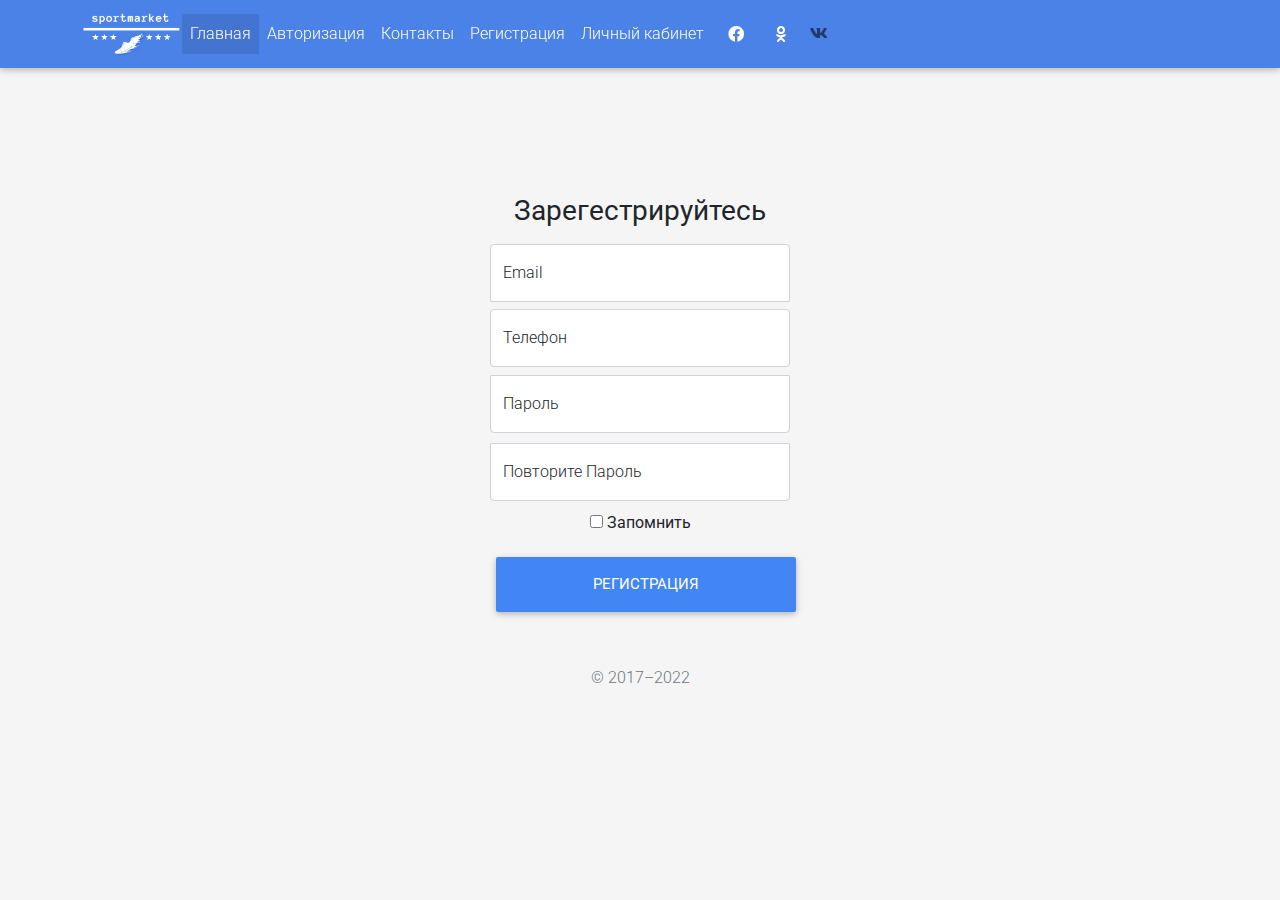
<file: register.html>
<!DOCTYPE html>
<html lang="en">
<head>
  <meta charset="UTF-8">
  <meta name="viewport" content="width=device-width, initial-scale=1, shrink-to-fit=no">
  <meta http-equiv="x-ua-compatible" content="ie=edge">
  <title>Sportmarket</title>
  <!-- MDB icon -->
  <link rel="icon" href="img/favicon-s.ico" type="image/x-icon">
  <!-- Font Awesome -->
  <link rel="stylesheet" href="https://use.fontawesome.com/releases/v5.11.2/css/all.css">
  <!-- Google Fonts Roboto -->
  <link rel="stylesheet" href="https://fonts.googleapis.com/css?family=Roboto:300,400,500,700&display=swap">
  <!-- Bootstrap core CSS -->
  <link rel="stylesheet" href="css/five/bootstrap.min.css">
  <link rel="stylesheet" href="css/signin.css">
  <!-- Material Design Bootstrap -->
  <link rel="stylesheet" href="css/mdb.min.css">
  <!-- Мои стили -->
 <link rel="stylesheet" href="css/style.css">

 
</head>
<body>

 <!-- Панель навигации -->
 <nav class="navbar fixed-top navbar-expand-lg navbar-light white-text nav-bg scrolling-navbar">
    <div class="container ">
      
      <a href="#" class="navbar-brend waves-effect text-decoration-none mr-3">
       <img src="img/myimage/logo2.png" alt="logo" width="100">
      </a>
      <button class="navbar-toggler" type="button" data-toggle="collapse" data-target="#navbarNav" aria-controls="navbarNav" aria-expanded="false" aria-label="Toggle navigation">
      <span class="navbar-toggler-icon"></span>
    </button>
    <div class="collapse navbar-collapse" id="navbarNav">
      <ul class="navbar-nav mr-auto white-text">
        <li class="nav-item active">
         <a href="index.html" class="nav-link waves-effect white-text">Главная</a>
        </li>
        <li class="nav-item">
         <a href="login.html" class="nav-link waves-effect white-text">Авторизация</a>
        </li>
        <li class="nav-item">
         <a href="contact.html" class="nav-link waves-effect white-text">Контакты</a>
        </li>
        <li class="nav-item">
         <a href="register.html" class="nav-link waves-effect white-text">Регистрация</a>
        </li>
        <li class="nav-item">
         <a href="profile.html" class="nav-link waves-effect white-text">Личный кабинет</a>
        </li>
      </ul>
      <ul class="navbar-nav nav-flex-icons white-text">
        
        <li class="nav-item">
          <a href="#" class="nav-link waves-effect">
          
            <li class="fab fa-facebook mt-auto mb-auto"></li>
            
           
          </a>
        </li>
        <li class="nav-item">
          <a href="#" class="nav-link waves-effect">
          
            <li class="fab fa-odnoklassniki  mt-auto mb-auto"></li>
            
           
          </a>
        </li>
         <a href="https://vk.com/public217209155" class="nav-link waves-effect">

          <li class="fab fa-vk mt-auto mb-auto"></li>
            
           
          </a>
        </li>
       
       
      </ul>
    </div>
    </div>
  
  </nav>
<body class="text-center">
    
    <main class="form-signin">
      <form>
      
        <h1 class="h3 mb-3 fw-normal">Зарегестрируйтесь</h1>
    
        <div class="form-floating mb-2">
          <input type="email" class="form-control" id="floatingInput" placeholder="name@example.com">
          <label for="floatingInput">Email</label>
        </div>
        <div class="form-floating mb-2">
            <input type="tel" class="form-control" id="floatingtel" placeholder="name@example.com">
            <label for="floatingtel">Телефон</label>
          </div>
        <div class="form-floating">
          <input type="password" class="form-control" id="floatingPassword" placeholder="Password">
          <label for="floatingPassword">Пароль</label>
        </div>
        <div class="form-floating">
            <input type="password" class="form-control" id="floatingPassword2" placeholder="Password">
            <label for="floatingPassword2">Повторите Пароль</label>
          </div>
    
        <div class="checkbox mb-3">
          <label>
            <input type="checkbox" value="remember-me"> Запомнить
          </label>
        </div>
        <button class="w-100 btn btn-lg btn-primary" type="submit">Регистрация</button>
        <p class="mt-5 mb-3 text-muted">&copy; 2017–2022</p>
      </form>
    </main>
    
    
        
      </body>





<!-- Футер -->
 

  <!-- jQuery -->
  <script type="text/javascript" src="js/jquery.min.js"></script>
  <!-- Bootstrap tooltips -->
  <script type="text/javascript" src="js/popper.min.js"></script>
  <!-- Bootstrap core JavaScript -->
  <script type="text/javascript" src="js/bootstrap.min.js"></script>
  <!-- MDB core JavaScript -->
  <script type="text/javascript" src="js/mdb.min.js"></script>
 

</body>
</html>
</file>
<file: css/style.css>
html,
body,
.view {
    height: 100%;
}
.carousel {
    height: 50%;
}
.carousel .carousel-inner {
    height: 100%;
}

.carousel .carousel-inner .carousel-item,
.carousel .carousel-inner .active {
    height: 100%;
}
@media (max-width: 776px) {
    .carousel {
        height: 100%;
    }
}
.page-footer {
    background-color: #929FBA;
}
.slide-img {
    background-image: url('../img/myimage/slide1.1.jpg');
    background-repeat: no-repeat;
    background-size: cover;
    background-position: bottom;
   
}
.form-w {
    width: 70px;
}
.nav-bg {
    background-color: #4b82e8;
    color: #fff;
}
</file>
<file: css/second.css>
html,
body,
header,
.carousel {
    height: 60vh;
}
.marg {
    margin-top:345px;
font-size:100px;
    font-weight:500;
    color: #4b82e8;
}
.ops {
    color: #000;
font-size:30px;
}

@media(max-width:746px){
    .carousel {
        height: 100%;
    }
html,
body,
header,
.carousel {
    height: 100vh;
}
} 
@media(min-width:800px) and (max-width:850px) {
    html,
    body,
    header,
    .carousel {
        height: 100vh;
    }   
}
</file>
<file: css/signin.css>
html,
body {
  height: 100%;
}

body {
  display: flex;
  align-items: center;
  padding-top: 40px;
  padding-bottom: 40px;
  background-color: #f5f5f5;
}

.form-signin {
  width: 100%;
  max-width: 330px;
  padding: 15px;
  margin: auto;
}

.form-signin .checkbox {
  font-weight: 400;
}

.form-signin .form-floating:focus-within {
  z-index: 2;
}

.form-signin input[type="email"] {
  margin-bottom: -1px;
  border-bottom-right-radius: 0;
  border-bottom-left-radius: 0;
}

.form-signin input[type="password"] {
  margin-bottom: 10px;
  border-top-left-radius: 0;
  border-top-right-radius: 0;
}

#carbonads-container {display:none} [data-anchorjs-icon]::after {content:""} h1[id] {padding-top:0px; margin-top:20px} .zero-clipboard {display:none !important} .bd-content>h2[id]::before, .bd-content>h3[id]::before, .bd-content>h4[id]::before {margin-top:0 !important; height:0rem !important} .bd-home .bd-masthead {padding-top:50px !important} .bd-docs .col-md-9 {flex: 0 0 100% !important} .bd-navbar {display:none !important} .bd-sidebar {display:none !important} .bd-content {right:0px !important; width:100% !important} .bd-toc {display:none !important} .bs-old-docs {display:none} .bd-clipboard {display:none !important} .bs-social {display:none} .bs-sidebar {display:none !important} .bd-docs .col-xl-8 {max-width:none !important} .bd-content>ol, .bd-content>p, .bd-content>ul {max-width:none !important} .bd-docs .bd-content {padding-left:15px !important; padding-top:0 !important} .bd-subnavbar {display:none !important} .bd-layout {display:block !important} .pl-lg-4 {padding-left:0 !important} .bd-intro {padding-top:0 !important} .bd-docs .bd-title {margin-top:10px !important} .col-md-9[role=main] {flex:none !important; width:100% !important; max-width:none !important; padding:0 2rem 1rem !important} .bd-masthead {padding-top:2rem !important} .navbar-fixed-top {position:absolute !important} @media (min-width: 992px) { .bd-main {grid-template-columns:4fr 0}}
</file>
